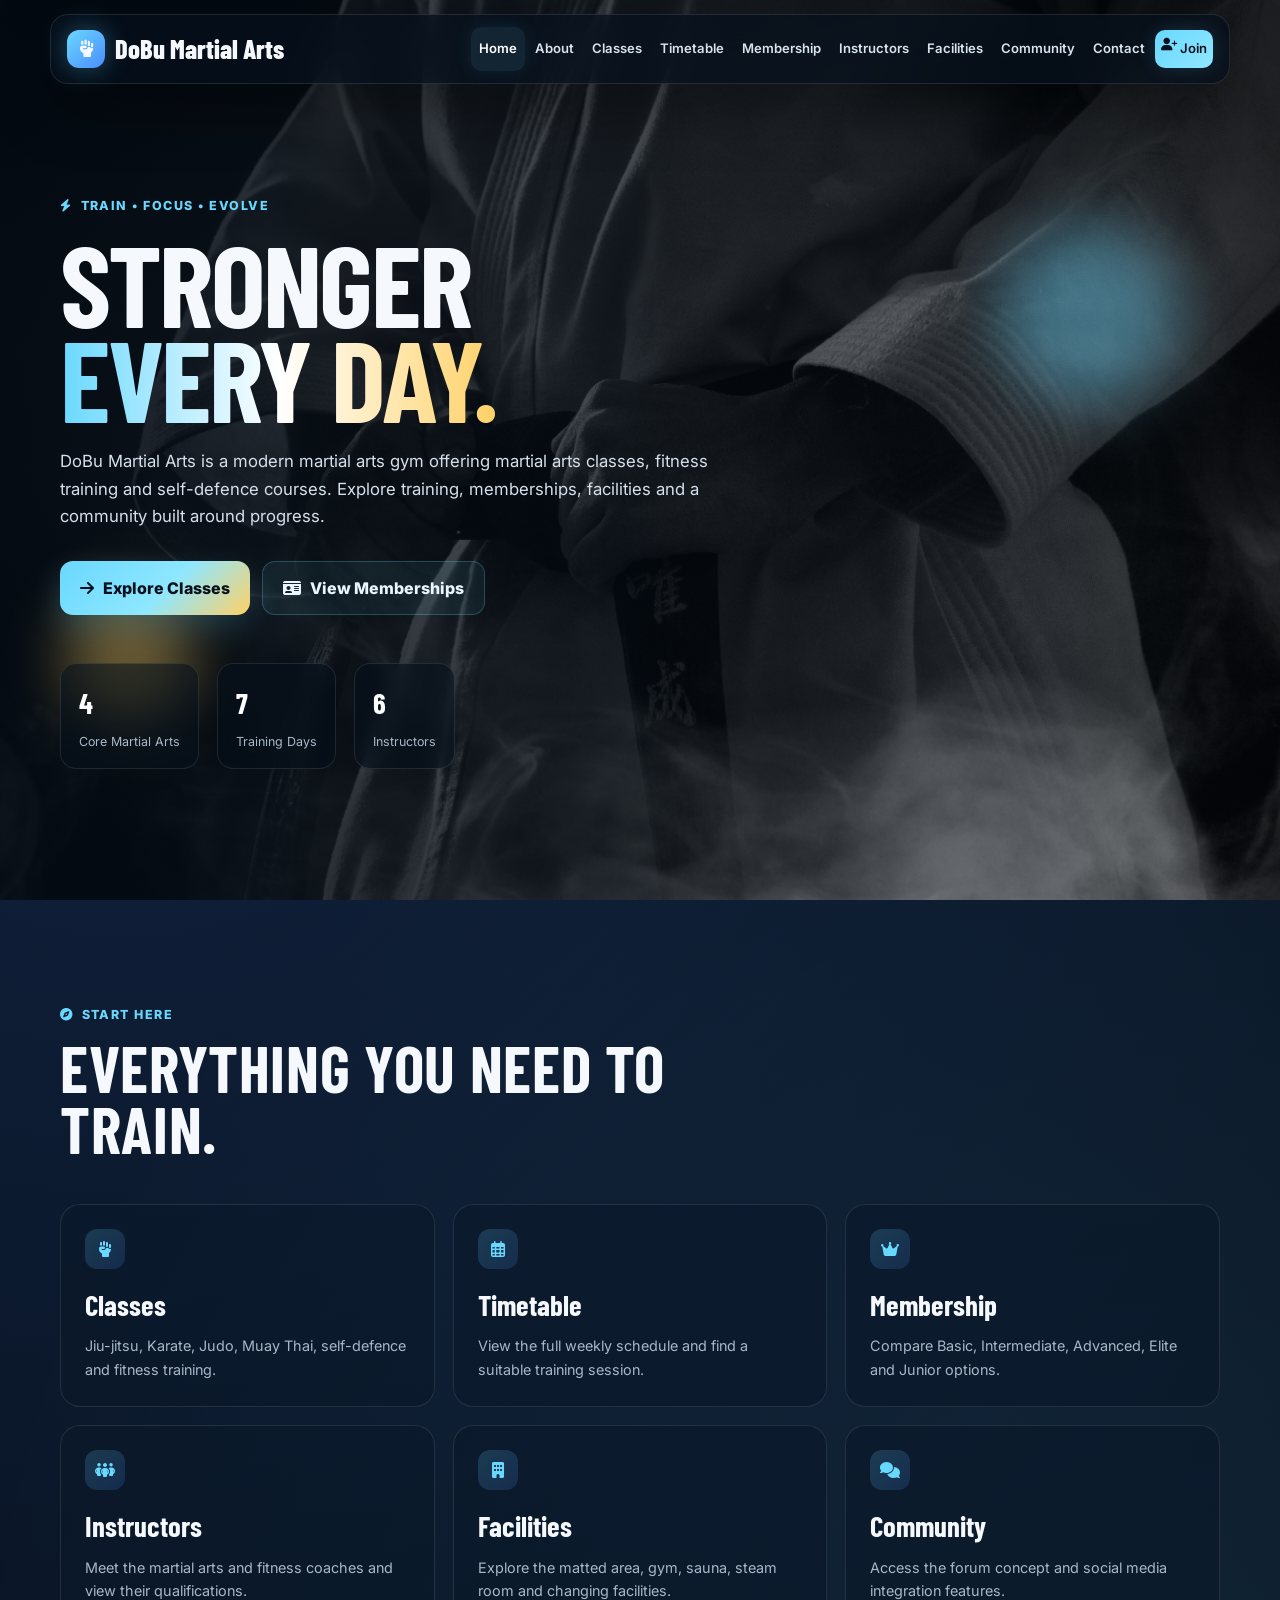
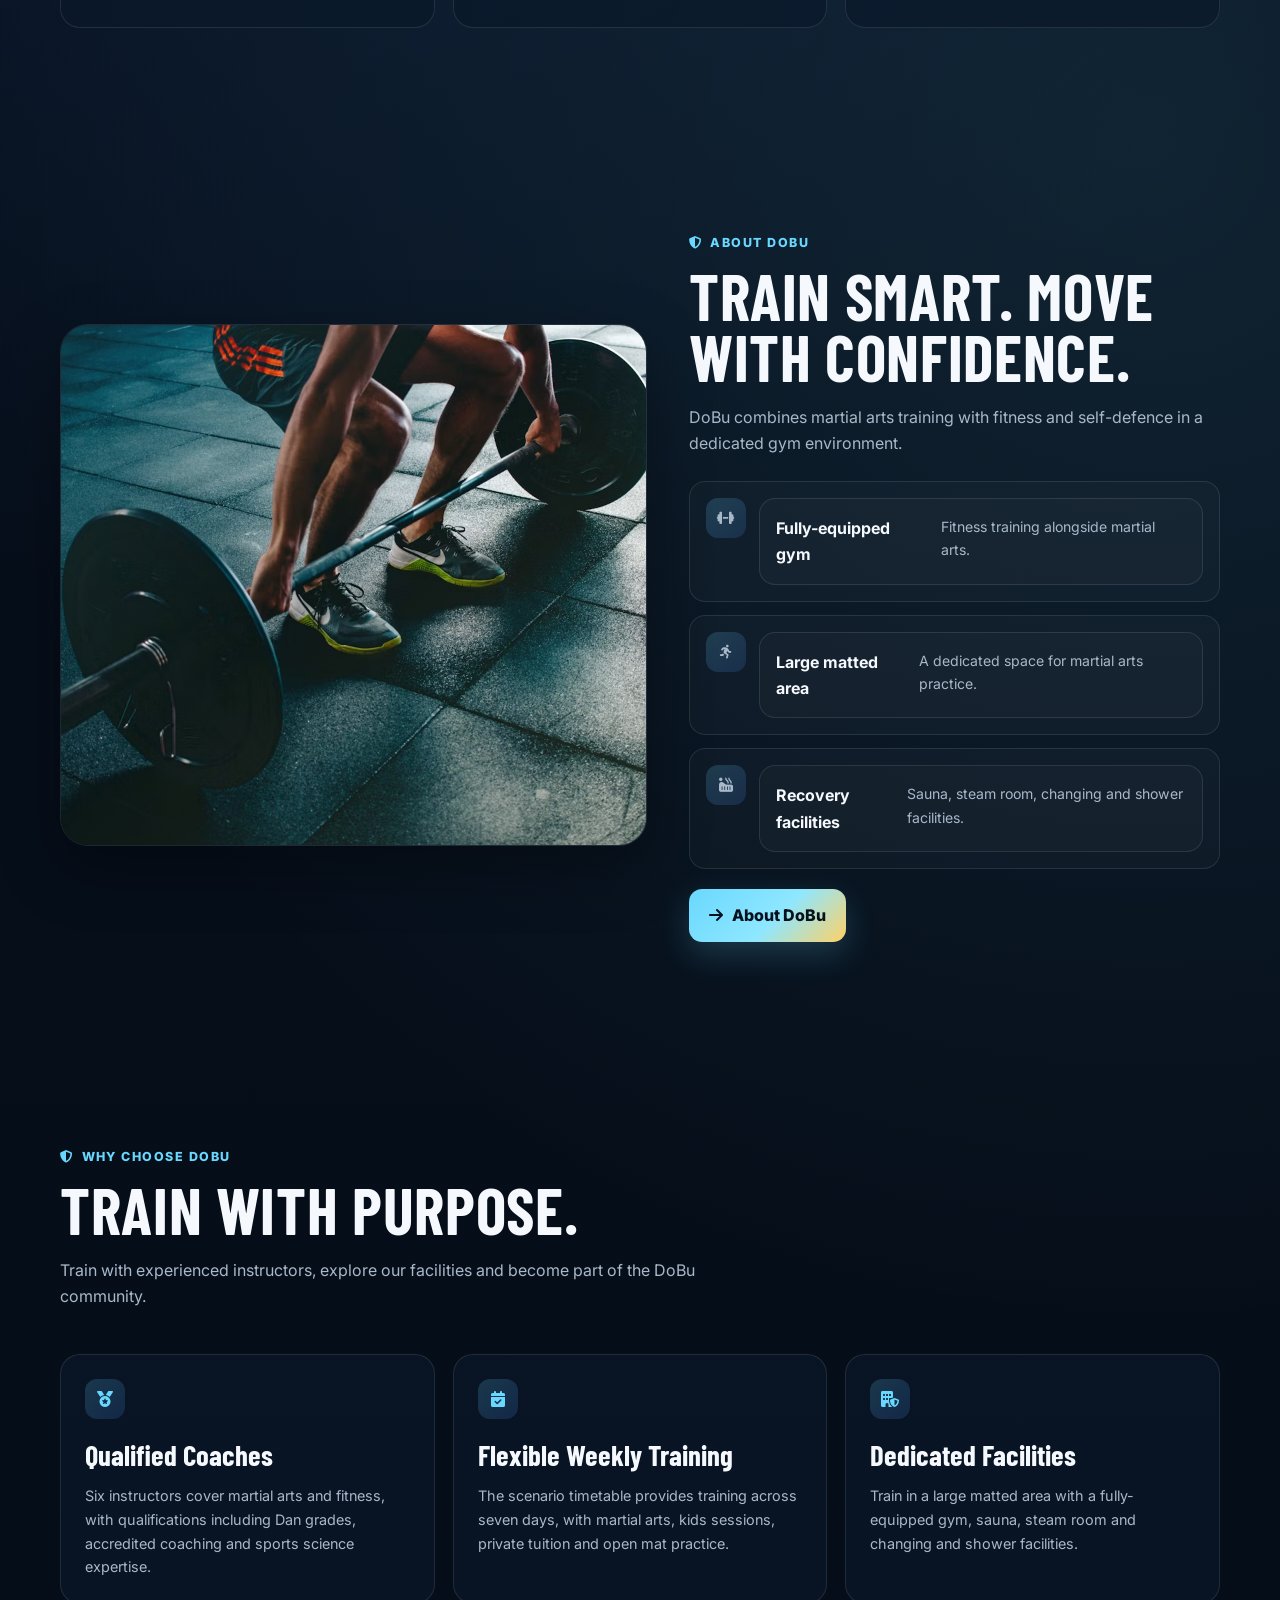
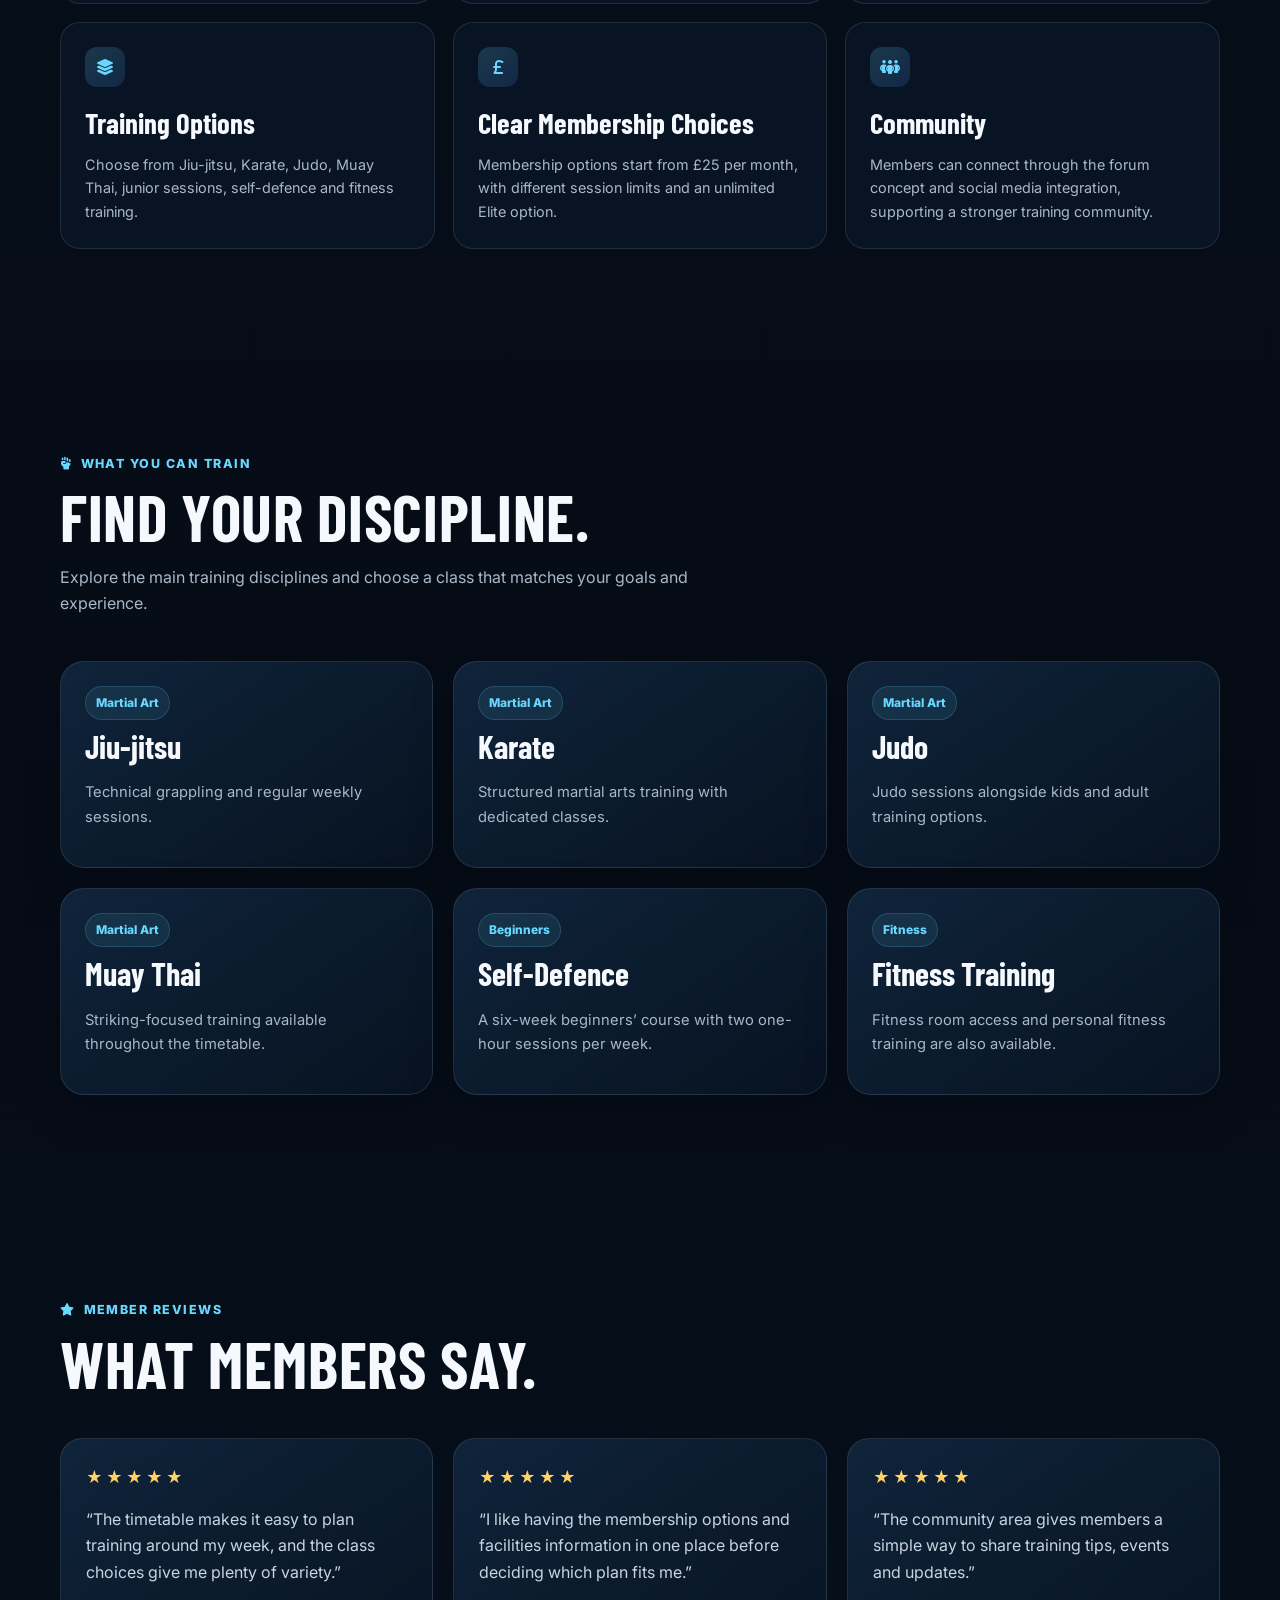
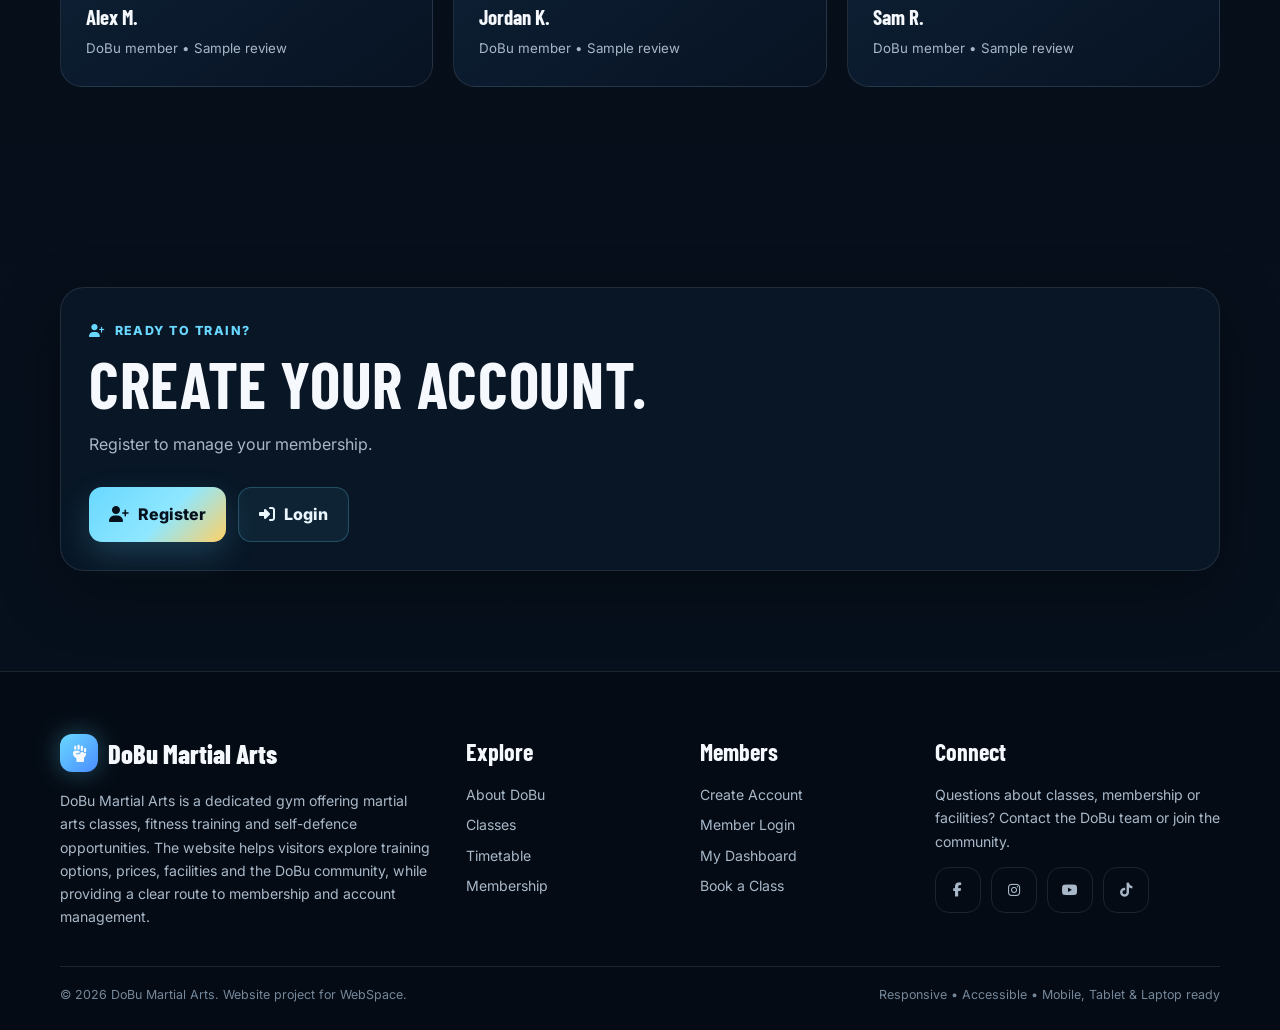
<file: index.html>
<!DOCTYPE html>
<html lang="en">

<head>
    <meta charset="UTF-8">
    <meta name="viewport" content="width=device-width, initial-scale=1.0">
    <title>DoBu Martial Arts | Home</title>
    <link rel="stylesheet" href="style.css">
    <link rel="stylesheet" href="https://cdnjs.cloudflare.com/ajax/libs/font-awesome/6.5.2/css/all.min.css">
</head>

<body>
    <header>
        <nav>
            <div class="logo">
                <span class="logo_mark"><i class="fa-solid fa-hand-fist"></i></span>
                <p>DoBu Martial Arts</p>
            </div>

            <button class="nav-toggle" aria-label="Open menu"><i class="fa-solid fa-bars"></i></button>

            <ul class="nav_link">
                <li><a href="index.html" class="active">Home</a></li>
                <li><a href="about.html">About</a></li>
                <li><a href="classes.html">Classes</a></li>
                <li><a href="timetable.html">Timetable</a></li>
                <li><a href="membership.html">Membership</a></li>
                <li><a href="instructors.html">Instructors</a></li>
                <li><a href="facilities.html">Facilities</a></li>
                <li><a href="community.html">Community</a></li>
                <li><a href="contact.html">Contact</a></li>
                <li class="join_tab">
                    <a href="register.html"><i class="fa-solid fa-user-plus"></i>&nbsp;Join</a>
                </li>
            </ul>
        </nav>
    </header>

    <main>
        <!-- Introduction -->
        <section id="intro">
            <div class="glow_dot dot1"></div>
            <div class="glow_dot dot2"></div>
            <div class="container">
                <div class="intro-content reveal">
                    <span class="title">
                        <i class="fa-solid fa-bolt"></i> Train • Focus • Evolve
                    </span>
                    <h1>STRONGER<br><span>EVERY DAY.</span></h1>
                    <p>DoBu Martial Arts is a modern martial arts gym offering martial arts classes, fitness training
                        and self-defence courses. Explore training, memberships, facilities and a community built around
                        progress.</p>
                </div>

                <div class="intro-button">
                    <a class="btn btn-explore" href="classes.html">
                        <i class="fa-solid fa-arrow-right"></i> Explore Classes
                    </a>
                    <a class="btn btn-view" href="membership.html">
                        <i class="fa-solid fa-id-card"></i> View Memberships
                    </a>
                </div>

                <div class="intro-num">
                    <div class="num"><strong>4</strong><span>Core Martial Arts</span></div>
                    <div class="num"><strong>7</strong><span>Training Days</span></div>
                    <div class="num"><strong>6</strong><span>Instructors</span></div>
                </div>
            </div>
        </section>

        <!-- Category -->
        <section id="main">
            <div class="container">
                <div class="category-title reveal">
                    <span class="title"><i class="fa-solid fa-compass"></i> Start Here</span>
                    <h2>EVERYTHING YOU NEED TO TRAIN.</h2>
                </div>

                <div class="info-grid">
                    <a class="info-card reveal" href="classes.html">
                        <span class="icon"><i class="fa-solid fa-hand-fist"></i></span>
                        <h3>Classes</h3>
                        <p>Jiu-jitsu, Karate, Judo, Muay Thai, self-defence and fitness training.</p>
                    </a>

                    <a class="info-card reveal" href="timetable.html">
                        <span class="icon">
                            <i class="fa-regular fa-calendar-days"></i>
                        </span>
                        <h3>Timetable</h3>
                        <p>View the full weekly schedule and find a suitable training session.</p>
                    </a>

                    <a class="info-card reveal" href="membership.html">
                        <span class="icon">
                            <i class="fa-solid fa-crown"></i>
                        </span>
                        <h3>Membership</h3>
                        <p>Compare Basic, Intermediate, Advanced, Elite and Junior options.</p>
                    </a>

                    <a class="info-card reveal" href="instructors.html">
                        <span class="icon">
                            <i class="fa-solid fa-people-group"></i>
                        </span>
                        <h3>Instructors</h3>
                        <p>Meet the martial arts and fitness coaches and view their qualifications.</p>
                    </a>

                    <a class="info-card reveal" href="facilities.html">
                        <span class="icon">
                            <i class="fa-solid fa-building"></i>
                        </span>
                        <h3>Facilities</h3>
                        <p>Explore the matted area, gym, sauna, steam room and changing facilities.</p>
                    </a>

                    <a class="info-card reveal" href="community.html">
                        <span class="icon">
                            <i class="fa-solid fa-comments"></i>
                        </span>
                        <h3>Community</h3>
                        <p>Access the forum concept and social media integration features.</p>
                    </a>
                </div>
            </div>
        </section>

        <!-- About -->
        <section id="main">
            <div class="container split reveal">
                <div class="feature-image"><img src="images/about.avif" alt="DoBu gym training facility"></div>

                <div>
                    <span class="title"><i class="fa-solid fa-shield-halved"></i> About DoBu</span>
                    <div class="category-title" style="margin-bottom:0">
                        <h2>TRAIN SMART. MOVE WITH CONFIDENCE.</h2>
                        <p>DoBu combines martial arts training with fitness and self-defence in a dedicated gym
                            environment.</p>
                    </div>

                    <div class="feature-list">
                        <div>
                            <span class="icon"><i class="fa-solid fa-dumbbell"></i></span>
                            <div>
                                <strong>Fully-equipped gym</strong><span>Fitness training alongside martial arts.</span>
                            </div>
                        </div>

                        <div>
                            <span class="icon"><i class="fa-solid fa-person-running"></i></span>
                            <div>
                                <strong>Large matted area</strong><span>A dedicated space for martial arts
                                    practice.</span>
                            </div>
                        </div>

                        <div>
                            <span class="icon"><i class="fa-solid fa-hot-tub-person"></i></span>
                            <div>
                                <strong>Recovery facilities</strong><span>Sauna, steam room, changing and shower
                                    facilities.</span>
                            </div>
                        </div>
                    </div>

                    <a class="btn btn-explore" href="about.html" style="margin-top:20px">
                        <i class="fa-solid fa-arrow-right"></i> About DoBu
                    </a>
                </div>
            </div>
        </section>

        <!-- Why choose DoBu -->
        <section id="main">
            <div class="container">
                <div class="category-title reveal">
                    <span class="title"><i class="fa-solid fa-shield-halved"></i> Why Choose DoBu</span>
                    <h2>TRAIN WITH PURPOSE.</h2>
                    <p>Train with experienced instructors, explore our facilities and become part of the DoBu community.
                    </p>
                </div>

                <div class="info-grid">
                    <div class="info-card reveal">
                        <span class="icon"><i class="fa-solid fa-medal"></i></span>
                        <h3>Qualified Coaches</h3>
                        <p>Six instructors cover martial arts and fitness, with qualifications including Dan grades,
                            accredited coaching and sports science expertise.</p>
                    </div>

                    <div class="info-card reveal">
                        <span class="icon"><i class="fa-solid fa-calendar-check"></i></span>
                        <h3>Flexible Weekly Training</h3>
                        <p>The scenario timetable provides training across seven days, with martial arts, kids sessions,
                            private tuition and open mat practice.</p>
                    </div>

                    <div class="info-card reveal"><span class="icon"><i class="fa-solid fa-building-shield"></i></span>
                        <h3>Dedicated Facilities</h3>
                        <p>Train in a large matted area with a fully-equipped gym, sauna, steam room and changing and
                            shower facilities.</p>
                    </div>

                    <div class="info-card reveal"><span class="icon"><i class="fa-solid fa-layer-group"></i></span>
                        <h3>Training Options</h3>
                        <p>Choose from Jiu-jitsu, Karate, Judo, Muay Thai, junior sessions, self-defence and fitness
                            training.</p>
                    </div>

                    <div class="info-card reveal"><span class="icon"><i class="fa-solid fa-sterling-sign"></i></span>
                        <h3>Clear Membership Choices</h3>
                        <p>Membership options start from £25 per month, with different session limits and an unlimited
                            Elite option.</p>
                    </div>

                    <div class="info-card reveal"><span class="icon"><i class="fa-solid fa-people-group"></i></span>
                        <h3>Community</h3>
                        <p>Members can connect through the forum concept and social media integration, supporting a
                            stronger training community.</p>
                    </div>
                </div>

            </div>
        </section>

        <!-- Choice -->
        <section id="main">
            <div class="container">
                <div class="category-title reveal">
                    <span class="title"><i class="fa-solid fa-hand-fist"></i> What You Can Train</span>
                    <h2>FIND YOUR DISCIPLINE.</h2>
                    <p>Explore the main training disciplines and choose a class that matches your goals and experience.
                    </p>
                </div>

                <div class="cards">
                    <a class="card reveal" href="classes.html">
                        <div class="card-body">
                            <span class="pill">Martial Art</span>
                            <h3>Jiu-jitsu</h3>
                            <p>Technical grappling and regular weekly sessions.</p>
                        </div>
                    </a>

                    <a class="card reveal" href="classes.html">
                        <div class="card-body">
                            <span class="pill">Martial Art</span>
                            <h3>Karate</h3>
                            <p>Structured martial arts training with dedicated classes.</p>
                        </div>
                    </a>

                    <a class="card reveal" href="classes.html">
                        <div class="card-body">
                            <span class="pill">Martial Art</span>
                            <h3>Judo</h3>
                            <p>Judo sessions alongside kids and adult training options.</p>
                        </div>
                    </a>

                    <a class="card reveal" href="classes.html">
                        <div class="card-body">
                            <span class="pill">Martial Art</span>
                            <h3>Muay Thai</h3>
                            <p>Striking-focused training available throughout the timetable.</p>
                        </div>
                    </a>

                    <a class="card reveal" href="classes.html">
                        <div class="card-body">
                            <span class="pill">Beginners</span>
                            <h3>Self-Defence</h3>
                            <p>A six-week beginners’ course with two one-hour sessions per week.</p>
                        </div>
                    </a>

                    <a class="card reveal" href="classes.html">
                        <div class="card-body">
                            <span class="pill">Fitness</span>
                            <h3>Fitness Training</h3>
                            <p>Fitness room access and personal fitness training are also available.</p>
                        </div>
                    </a>
                </div>

            </div>
        </section>

        <!-- Review -->
        <section id="main">
            <div class="container">
                <div class="category-title reveal">
                    <span class="title"><i class="fa-solid fa-star"></i> Member Reviews</span>
                    <h2>WHAT MEMBERS SAY.</h2>
                </div>

                <div class="review-grid">
                    <article class="review reveal">
                        <div class="stars">★★★★★</div>
                        <p>“The timetable makes it easy to plan training around my week, and the class choices give me
                            plenty of variety.”</p>
                        <strong>Alex M.</strong><br>
                        <small>DoBu member • Sample review</small>
                    </article>

                    <article class="review reveal">
                        <div class="stars">★★★★★</div>
                        <p>“I like having the membership options and facilities information in one place before deciding
                            which plan fits me.”</p>
                        <strong>Jordan K.</strong><br>
                        <small>DoBu member • Sample review</small>
                    </article>

                    <article class="review reveal">
                        <div class="stars">★★★★★</div>
                        <p>“The community area gives members a simple way to share training tips, events and updates.”
                        </p>
                        <strong>Sam R.</strong><br>
                        <small>DoBu member • Sample review</small>
                    </article>
                </div>
            </div>
        </section>

        <!-- Create Acc -->
        <section id="main">
            <div class="container">
                <div class="panel reveal">
                    <div class="category-title" style="margin-bottom:20px">
                        <span class="title"><i class="fa-solid fa-user-plus"></i> Ready to Train?</span>
                        <h2>CREATE YOUR ACCOUNT.</h2>
                        <p>Register to manage your membership.</p>
                    </div>

                    <div class="create_actions">
                        <a class="btn btn-explore" href="register.html">
                            <i class="fa-solid fa-user-plus"></i> Register
                        </a>

                        <a class="btn btn-view" href="login.html">
                            <i class="fa-solid fa-right-to-bracket"></i> Login
                        </a>
                    </div>
                </div>
            </div>
        </section>

        <!-- Messae -->
        <div class="toast" role="status"></div>

    </main>

    <footer>
        <div class="container">
            <div class="footer-grid">
                <div>
                    <div class="logo">
                        <span class="logo-mark"><i class="fa-solid fa-hand-fist"></i></span>DoBu Martial Arts
                    </div>
                    <p style="margin-top:14px">DoBu Martial Arts is a dedicated gym offering martial arts classes,
                        fitness training and self-defence opportunities. The website helps visitors explore training
                        options, prices, facilities and the DoBu community, while providing a clear route to membership
                        and account management.
                    </p>
                </div>

                <div>
                    <h3>Explore</h3>
                    <div class="footer-links">
                        <a href="about.html">About DoBu</a>
                        <a href="classes.html">Classes</a>
                        <a href="timetable.html">Timetable</a>
                        <a href="membership.html">Membership</a>
                    </div>
                </div>

                <div>
                    <h3>Members</h3>
                    <div class="footer-links">
                        <a href="register.html">Create Account</a>
                        <a href="login.html">Member Login</a>
                        <a href="dashboard.html">My Dashboard</a>
                        <a href="booking.html">Book a Class</a>
                    </div>
                </div>

                <div>
                    <h3>Connect</h3>
                    <p>Questions about classes, membership or facilities? Contact the DoBu team or join the community.
                    </p>
                    <div class="socials" style="margin-top:14px">
                        <a class="social" href="community.html" aria-label="Facebook">
                            <i class="fa-brands fa-facebook-f"></i>
                        </a>

                        <a class="social" href="community.html" aria-label="Instagram">
                            <i class="fa-brands fa-instagram"></i>
                        </a>

                        <a class="social" href="community.html" aria-label="YouTube">
                            <i class="fa-brands fa-youtube"></i>
                        </a>

                        <a class="social" href="community.html" aria-label="TikTok">
                            <i class="fa-brands fa-tiktok"></i>
                        </a>
                    </div>
                </div>
            </div>

            <div class="copyright">
                <span>© 2026 DoBu Martial Arts. Website project for WebSpace.</span>
                <span>Responsive • Accessible • Mobile, Tablet & Laptop ready</span>
            </div>

        </div>
    </footer>

    <script src="script.js"></script>

</body>

</html>
</file>
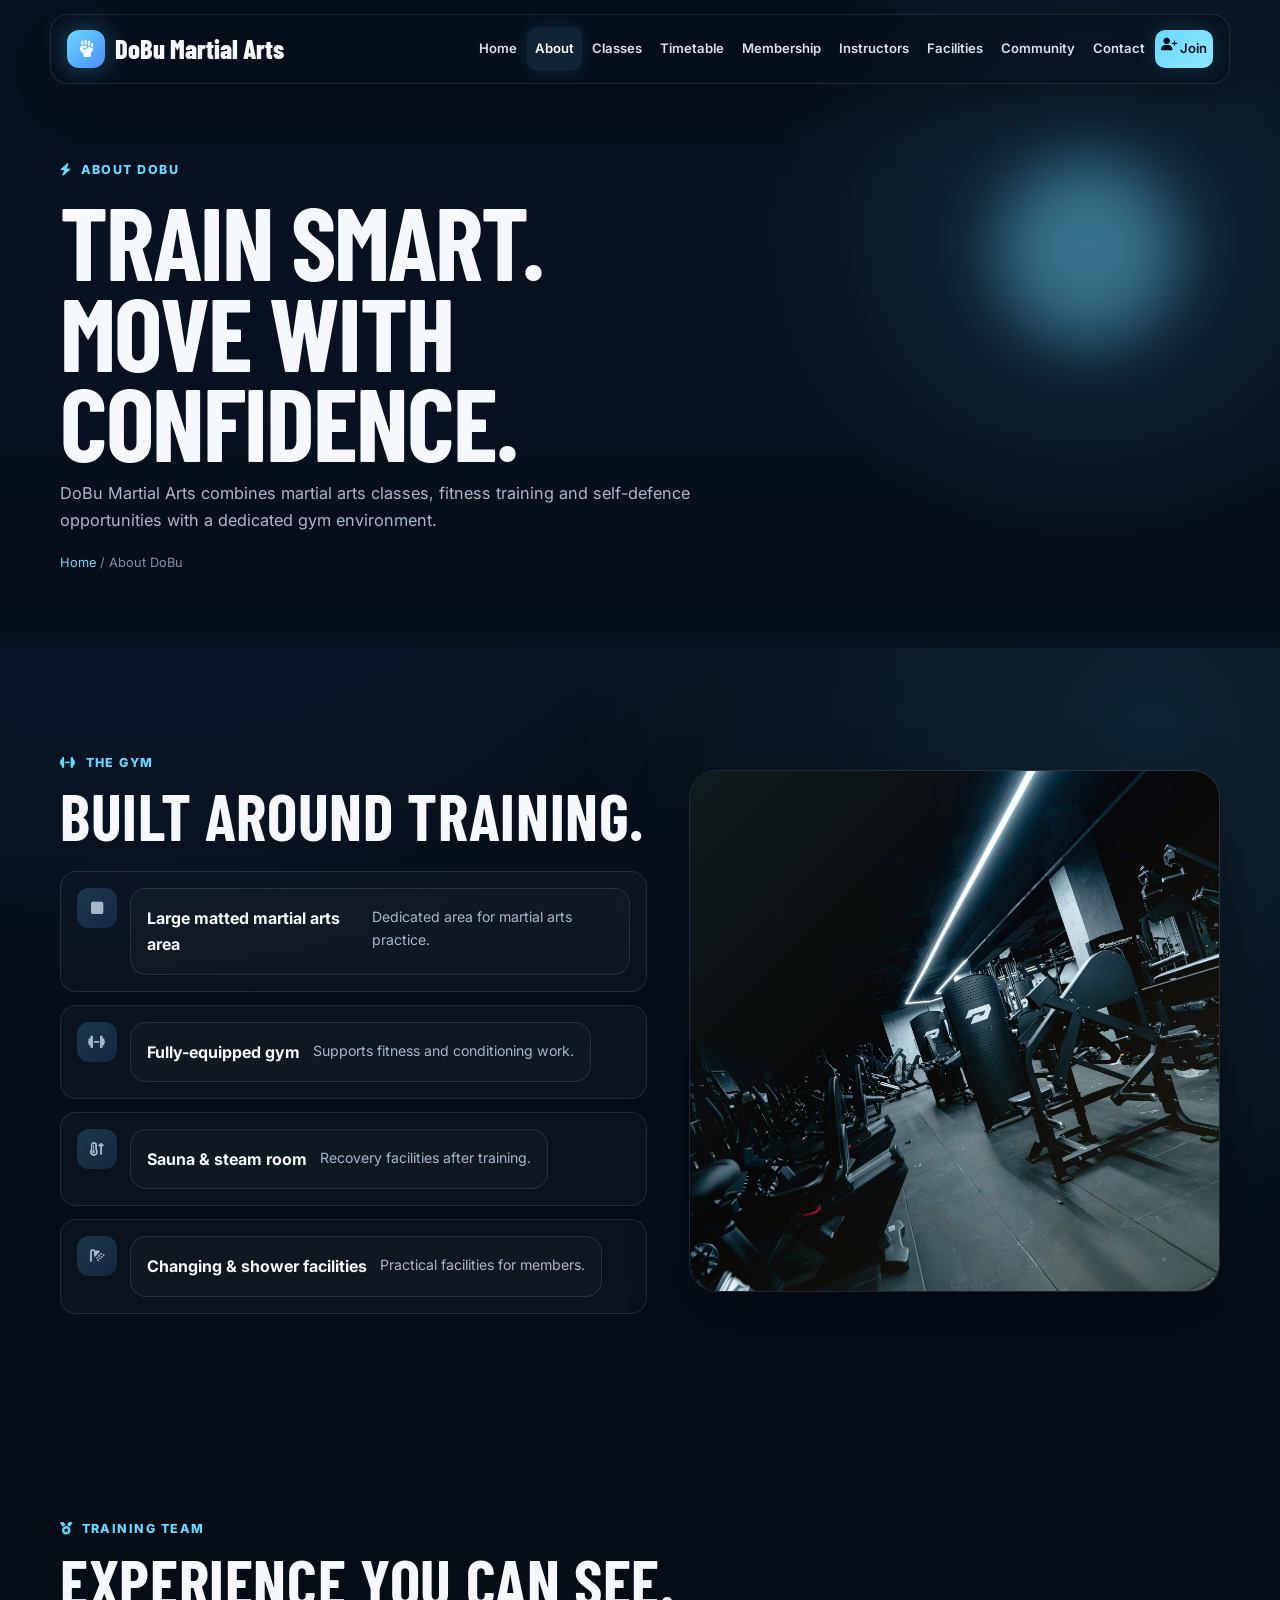
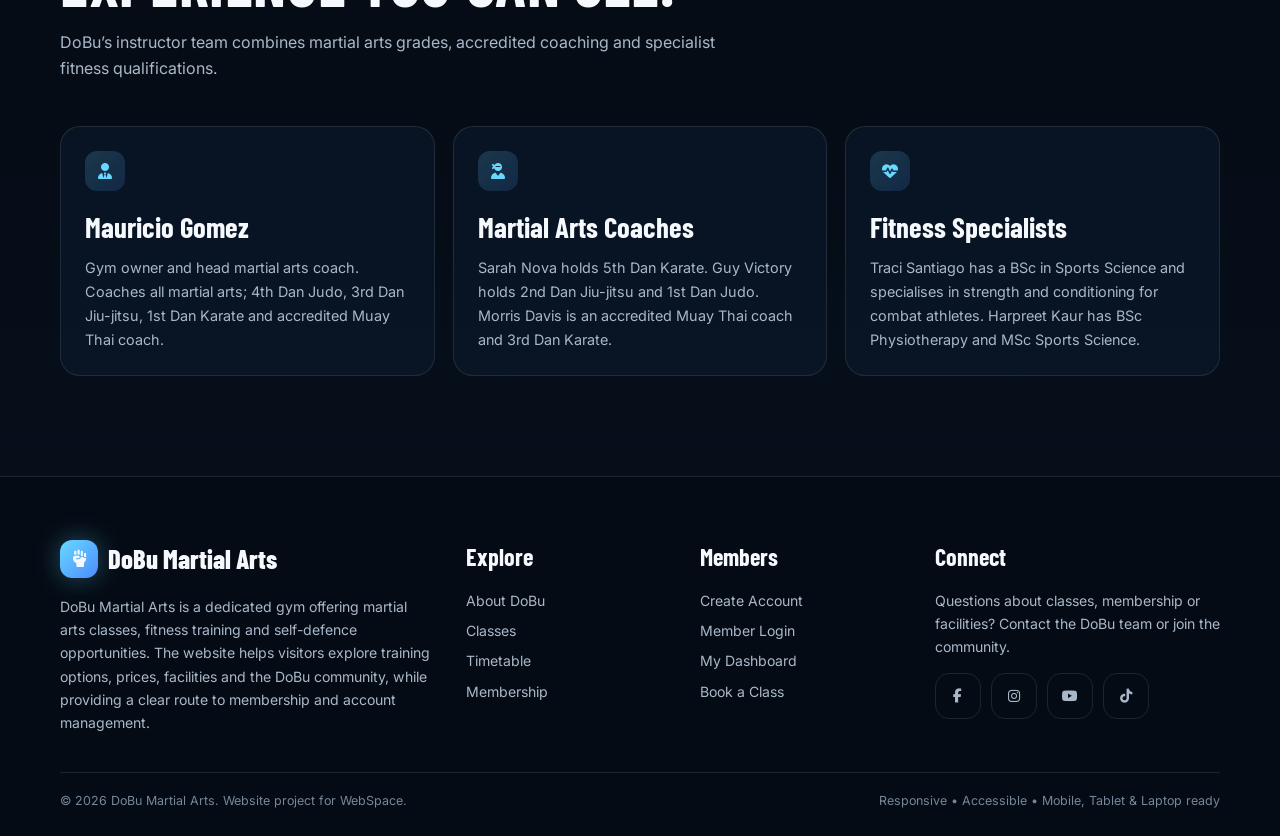
<file: about.html>
<!DOCTYPE html>
<html lang="en">

<head>
    <meta charset="UTF-8">
    <meta name="viewport" content="width=device-width, initial-scale=1.0">
    <title>DoBu Martial Arts | About</title>
    <link rel="stylesheet" href="style.css">
    <link rel="stylesheet" href="https://cdnjs.cloudflare.com/ajax/libs/font-awesome/6.5.2/css/all.min.css">
</head>

<body>
    <header>
        <nav>
            <div class="logo">
                <span class="logo_mark"><i class="fa-solid fa-hand-fist"></i></span>
                <p>DoBu Martial Arts</p>
            </div>

            <button class="nav-toggle" aria-label="Open menu"><i class="fa-solid fa-bars"></i></button>

            <ul class="nav_link">
                <li><a href="index.html">Home</a></li>
                <li><a href="about.html" class="active">About</a></li>
                <li><a href="classes.html">Classes</a></li>
                <li><a href="timetable.html">Timetable</a></li>
                <li><a href="membership.html">Membership</a></li>
                <li><a href="instructors.html">Instructors</a></li>
                <li><a href="facilities.html">Facilities</a></li>
                <li><a href="community.html">Community</a></li>
                <li><a href="contact.html">Contact</a></li>
                <li class="join_tab">
                    <a href="register.html"><i class="fa-solid fa-user-plus"></i>&nbsp;Join</a>
                </li>
            </ul>
        </nav>
    </header>

    <main>
        <!-- About title -->
        <section id="page-intro">
            <div class="glow_dot dot1"></div>

            <div class="container">
                <div class="intro-content reveal">
                    <span class="title"><i class="fa-solid fa-bolt"></i> About DoBu</span>
                    <h1>TRAIN SMART. <br>
                        MOVE WITH CONFIDENCE.</h1>
                    <p>DoBu Martial Arts combines martial arts classes, fitness training and self-defence
                        opportunities with
                        a dedicated gym environment.</p>

                    <div class="path">
                        <a href="index.html">Home</a> / About DoBu
                    </div>
                </div>
            </div>
        </section>

        <!-- Gym -->
        <section id="main">
            <div class="container split reveal">
                <div>
                    <span class="title"><i class="fa-solid fa-dumbbell"></i> The Gym</span>
                    <div class="category-title" style="margin-bottom:0">
                        <h2>BUILT AROUND TRAINING.</h2>
                    </div>

                    <div class="feature-list">
                        <div>
                            <span class="icon"><i class="fa-solid fa-square"></i></span>
                            <div>
                                <strong>Large matted martial arts area</strong>
                                <span>Dedicated area for martial arts practice.</span>
                            </div>
                        </div>

                        <div>
                            <span class="icon"><i class="fa-solid fa-dumbbell"></i></span>
                            <div>
                                <strong>Fully-equipped gym</strong>
                                <span>Supports fitness and conditioning work.</span>
                            </div>
                        </div>

                        <div>
                            <span class="icon"><i class="fa-solid fa-temperature-arrow-up"></i></span>
                            <div>
                                <strong>Sauna & steam room</strong>
                                <span>Recovery facilities after training.</span>
                            </div>
                        </div>

                        <div>
                            <span class="icon"><i class="fa-solid fa-shower"></i></span>
                            <div>
                                <strong>Changing & shower facilities</strong>
                                <span>Practical facilities for members.</span>
                            </div>
                        </div>
                    </div>
                </div>

                <div class="feature-image">
                    <img src="images/about.jpg" alt="Gym facility">
                </div>
            </div>
        </section>

        <!-- Team ability -->
        <section id="main">
            <div class="container">
                <div class="category-title reveal">
                    <span class="title"><i class="fa-solid fa-medal"></i> Training Team</span>
                    <h2>EXPERIENCE YOU CAN SEE.</h2>
                    <p>DoBu’s instructor team combines martial arts grades, accredited coaching and specialist fitness
                        qualifications.</p>
                </div>

                <div class="info-grid">
                    <div class="info-card reveal">
                        <span class="icon"><i class="fa-solid fa-user-tie"></i></span>
                        <h3>Mauricio Gomez</h3>
                        <p>Gym owner and head martial arts coach. Coaches all martial arts; 4th Dan Judo, 3rd Dan
                            Jiu-jitsu,
                            1st Dan Karate and accredited Muay Thai coach.</p>
                    </div>

                    <div class="info-card reveal">
                        <span class="icon"><i class="fa-solid fa-user-ninja"></i></span>
                        <h3>Martial Arts Coaches</h3>
                        <p>Sarah Nova holds 5th Dan Karate. Guy Victory holds 2nd Dan Jiu-jitsu and 1st Dan Judo. Morris
                            Davis is an accredited Muay Thai coach and 3rd Dan Karate.</p>
                    </div>

                    <div class="info-card reveal">
                        <span class="icon"><i class="fa-solid fa-heart-pulse"></i></span>
                        <h3>Fitness Specialists</h3>
                        <p>Traci Santiago has a BSc in Sports Science and specialises in strength and conditioning for
                            combat athletes. Harpreet Kaur has BSc Physiotherapy and MSc Sports Science.</p>
                    </div>
                </div>
            </div>
        </section>

    </main>

    <!-- Message -->
    <div class="toast" role="status"></div>

    <footer>
        <div class="container">
            <div class="footer-grid">
                <div>
                    <div class="logo">
                        <span class="logo-mark"><i class="fa-solid fa-hand-fist"></i></span>DoBu Martial Arts
                    </div>
                    <p style="margin-top:14px">DoBu Martial Arts is a dedicated gym offering martial arts classes,
                        fitness training and self-defence opportunities. The website helps visitors explore training
                        options, prices, facilities and the DoBu community, while providing a clear route to membership
                        and account management.
                    </p>
                </div>

                <div>
                    <h3>Explore</h3>
                    <div class="footer-links">
                        <a href="about.html">About DoBu</a>
                        <a href="classes.html">Classes</a>
                        <a href="timetable.html">Timetable</a>
                        <a href="membership.html">Membership</a>
                    </div>
                </div>

                <div>
                    <h3>Members</h3>
                    <div class="footer-links">
                        <a href="register.html">Create Account</a>
                        <a href="login.html">Member Login</a>
                        <a href="dashboard.html">My Dashboard</a>
                        <a href="booking.html">Book a Class</a>
                    </div>
                </div>

                <div>
                    <h3>Connect</h3>
                    <p>Questions about classes, membership or facilities? Contact the DoBu team or join the community.
                    </p>
                    <div class="socials" style="margin-top:14px">
                        <a class="social" href="community.html" aria-label="Facebook">
                            <i class="fa-brands fa-facebook-f"></i>
                        </a>

                        <a class="social" href="community.html" aria-label="Instagram">
                            <i class="fa-brands fa-instagram"></i>
                        </a>

                        <a class="social" href="community.html" aria-label="YouTube">
                            <i class="fa-brands fa-youtube"></i>
                        </a>

                        <a class="social" href="community.html" aria-label="TikTok">
                            <i class="fa-brands fa-tiktok"></i>
                        </a>
                    </div>
                </div>
            </div>

            <div class="copyright">
                <span>© 2026 DoBu Martial Arts. Website project for WebSpace.</span>
                <span>Responsive • Accessible • Mobile, Tablet & Laptop ready</span>
            </div>

        </div>
    </footer>

    <script src="script.js"></script>

</body>

</html>
</file>
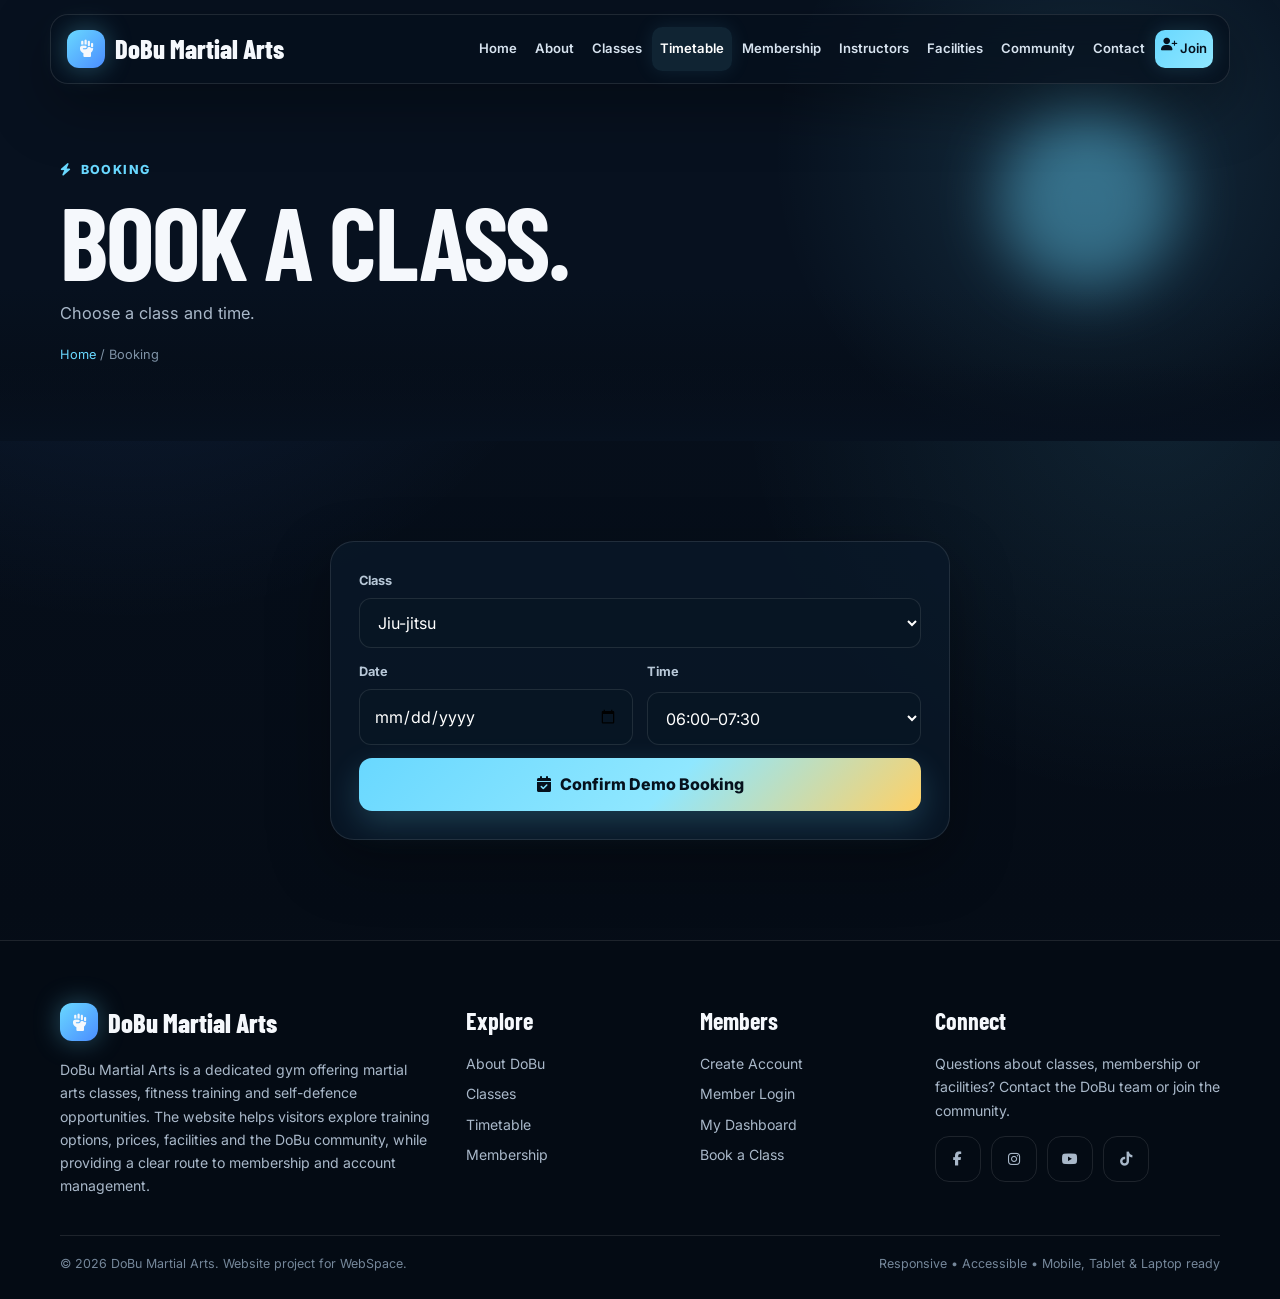
<file: booking.html>
<!DOCTYPE html>
<html lang="en">

<head>
    <meta charset="UTF-8">
    <meta name="viewport" content="width=device-width, initial-scale=1.0">
    <title>DoBu Martial Arts | Booking</title>
    <link rel="stylesheet" href="style.css">
    <link rel="stylesheet" href="https://cdnjs.cloudflare.com/ajax/libs/font-awesome/6.5.2/css/all.min.css">
</head>

<body>
    <header>
        <nav>
            <div class="logo">
                <span class="logo_mark"><i class="fa-solid fa-hand-fist"></i></span>
                <p>DoBu Martial Arts</p>
            </div>

            <button class="nav-toggle" aria-label="Open menu"><i class="fa-solid fa-bars"></i></button>

            <ul class="nav_link">
                <li><a href="index.html">Home</a></li>
                <li><a href="about.html">About</a></li>
                <li><a href="classes.html">Classes</a></li>
                <li><a href="timetable.html" class="active">Timetable</a></li>
                <li><a href="membership.html">Membership</a></li>
                <li><a href="instructors.html">Instructors</a></li>
                <li><a href="facilities.html">Facilities</a></li>
                <li><a href="community.html">Community</a></li>
                <li><a href="contact.html">Contact</a></li>
                <li class="join_tab">
                    <a href="register.html"><i class="fa-solid fa-user-plus"></i>&nbsp;Join</a>
                </li>
            </ul>
        </nav>
    </header>

    <main>
        <!-- Booking title -->
        <section id="page-intro">
            <div class="glow_dot dot1"></div>

            <div class="container">
                <div class="intro-content reveal">
                    <span class="title"><i class="fa-solid fa-bolt"></i> Booking</span>
                    <h1>BOOK A CLASS.</h1>
                    <p>Choose a class and time.</p>

                    <div class="path">
                        <a href="index.html">Home</a> / Booking
                    </div>
                </div>
            </div>
        </section>

        <!-- Booking Form -->
        <section id="main">
            <div class="container auth-wrap">
                <div class="panel reveal">

                    <form class="form"  id="bookingForm">
                        <div class="field">
                            <label>Class</label>
                            <select id="bookClass">
                                <option>Jiu-jitsu</option>
                                <option>Karate</option>
                                <option>Judo</option>
                                <option>Muay Thai</option>
                                <option>Kids jiu-jitsu</option>
                                <option>Kids judo</option>
                                <option>Kids karate</option>
                                <option>Private tuition</option>
                                <option>Open mat / personal practice</option>
                            </select>
                        </div>

                        <div class="form-grid">
                            <div class="field">
                                <label>Date</label>
                                <input id="bookDate" type="date" required>
                            </div>

                            <div class="field">
                                <label>Time</label>
                                <select id="bookTime">
                                    <option>06:00–07:30</option>
                                    <option>08:00–10:00</option>
                                    <option>10:30–12:00</option>
                                    <option>13:00–14:30</option>
                                    <option>15:00–17:00</option>
                                    <option>17:30–19:00</option>
                                    <option>19:00–21:00</option>
                                </select>
                            </div>
                        </div>

                        <button class="btn btn-explore" type="submit">
                            <i class="fa-solid fa-calendar-check"></i>Confirm Demo Booking
                        </button>
                    </form>
                </div>
            </div>
        </section>
    </main>

    <!-- Message -->
    <div class="toast" role="status"></div>

    <footer>
        <div class="container">
            <div class="footer-grid">
                <div>
                    <div class="logo">
                        <span class="logo-mark"><i class="fa-solid fa-hand-fist"></i></span>DoBu Martial Arts
                    </div>
                    <p style="margin-top:14px">DoBu Martial Arts is a dedicated gym offering martial arts classes,
                        fitness training and self-defence opportunities. The website helps visitors explore training
                        options, prices, facilities and the DoBu community, while providing a clear route to membership
                        and account management.
                    </p>
                </div>

                <div>
                    <h3>Explore</h3>
                    <div class="footer-links">
                        <a href="about.html">About DoBu</a>
                        <a href="classes.html">Classes</a>
                        <a href="timetable.html">Timetable</a>
                        <a href="membership.html">Membership</a>
                    </div>
                </div>

                <div>
                    <h3>Members</h3>
                    <div class="footer-links">
                        <a href="register.html">Create Account</a>
                        <a href="login.html">Member Login</a>
                        <a href="dashboard.html">My Dashboard</a>
                        <a href="booking.html">Book a Class</a>
                    </div>
                </div>

                <div>
                    <h3>Connect</h3>
                    <p>Questions about classes, membership or facilities? Contact the DoBu team or join the community.
                    </p>
                    <div class="socials" style="margin-top:14px">
                        <a class="social" href="community.html" aria-label="Facebook">
                            <i class="fa-brands fa-facebook-f"></i>
                        </a>

                        <a class="social" href="community.html" aria-label="Instagram">
                            <i class="fa-brands fa-instagram"></i>
                        </a>

                        <a class="social" href="community.html" aria-label="YouTube">
                            <i class="fa-brands fa-youtube"></i>
                        </a>

                        <a class="social" href="community.html" aria-label="TikTok">
                            <i class="fa-brands fa-tiktok"></i>
                        </a>
                    </div>
                </div>
            </div>

            <div class="copyright">
                <span>© 2026 DoBu Martial Arts. Website project for WebSpace.</span>
                <span>Responsive • Accessible • Mobile, Tablet & Laptop ready</span>
            </div>

        </div>
    </footer>

    <script src="script.js"></script>

</body>

</html>
</file>
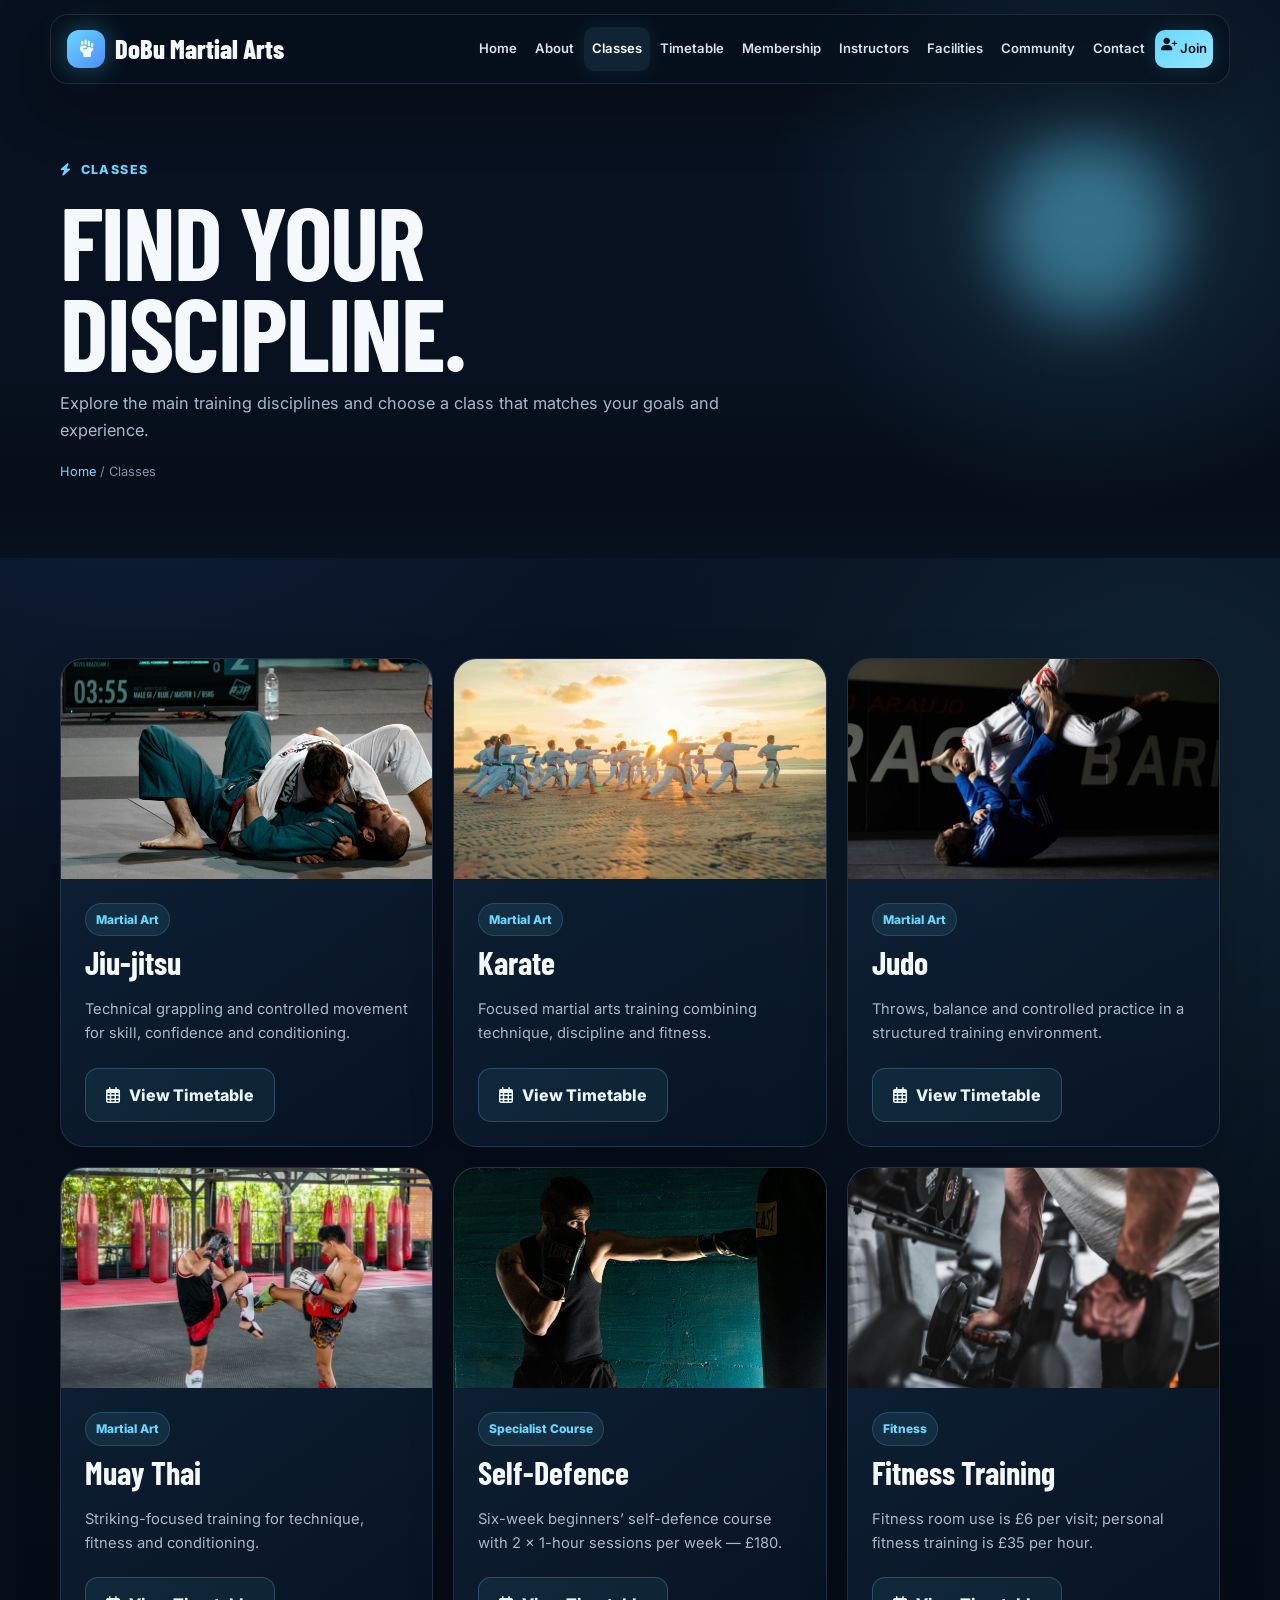
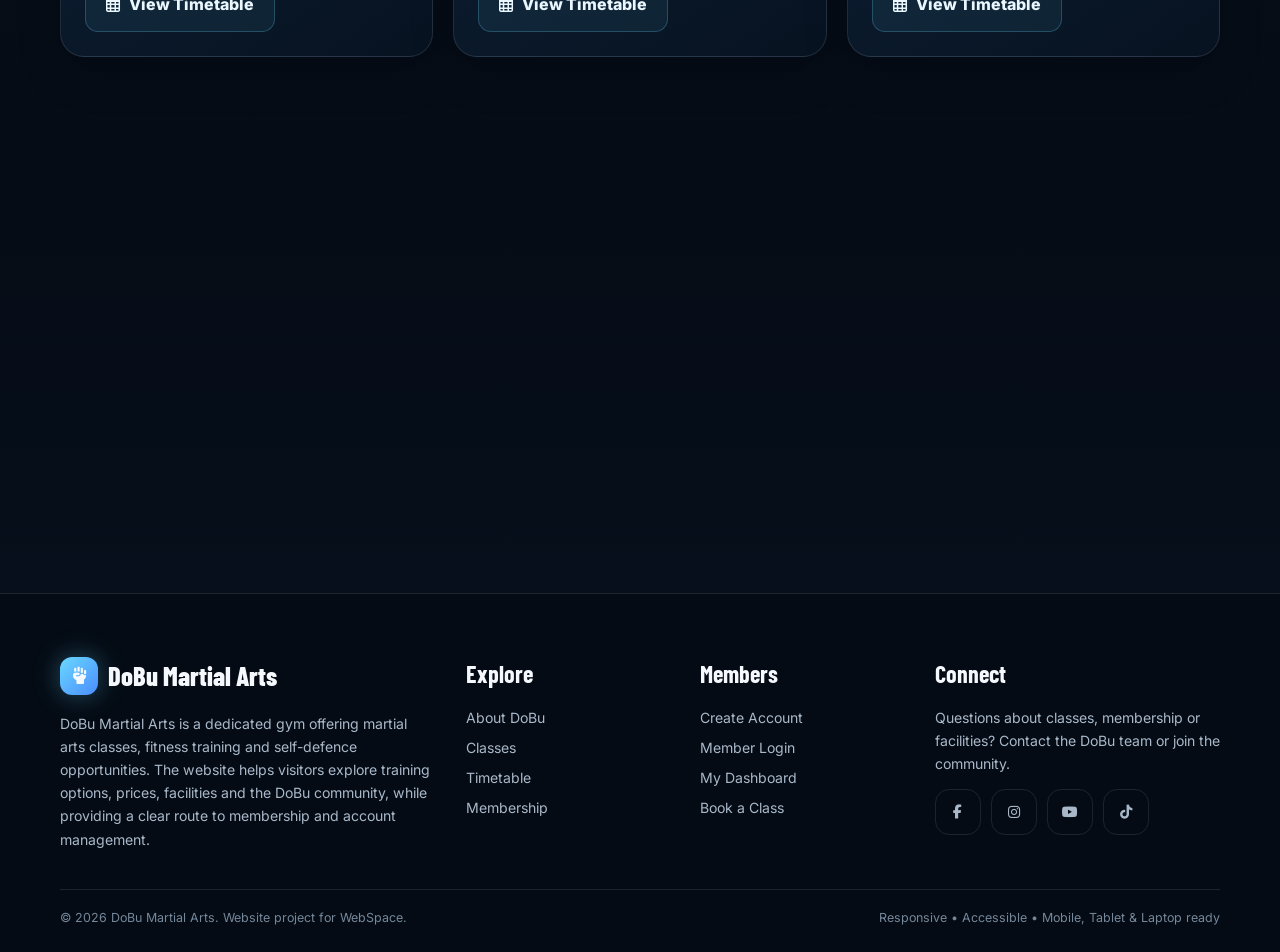
<file: classes.html>
<!DOCTYPE html>
<html lang="en">

<head>
    <meta charset="UTF-8">
    <meta name="viewport" content="width=device-width, initial-scale=1.0">
    <title>DoBu Martial Arts | Classes</title>
    <link rel="stylesheet" href="style.css">
    <link rel="stylesheet" href="https://cdnjs.cloudflare.com/ajax/libs/font-awesome/6.5.2/css/all.min.css">
</head>

<body>
    <header>
        <nav>
            <div class="logo">
                <span class="logo_mark"><i class="fa-solid fa-hand-fist"></i></span>
                <p>DoBu Martial Arts</p>
            </div>

            <button class="nav-toggle" aria-label="Open menu"><i class="fa-solid fa-bars"></i></button>

            <ul class="nav_link">
                <li><a href="index.html">Home</a></li>
                <li><a href="about.html">About</a></li>
                <li><a href="classes.html" class="active">Classes</a></li>
                <li><a href="timetable.html">Timetable</a></li>
                <li><a href="membership.html">Membership</a></li>
                <li><a href="instructors.html">Instructors</a></li>
                <li><a href="facilities.html">Facilities</a></li>
                <li><a href="community.html">Community</a></li>
                <li><a href="contact.html">Contact</a></li>
                <li class="join_tab">
                    <a href="register.html"><i class="fa-solid fa-user-plus"></i>&nbsp;Join</a>
                </li>
            </ul>
        </nav>
    </header>

    <main>
        <!-- Classes title -->
        <section id="page-intro">
            <div class="glow_dot dot1"></div>

            <div class="container">
                <div class="intro-content reveal">
                    <span class="title"><i class="fa-solid fa-bolt"></i> Classes</span>
                    <h1>FIND YOUR
                        DISCIPLINE.</h1>
                    <p>Explore the main training disciplines and choose a class that matches your goals and experience.
                    </p>

                    <div class="path">
                        <a href="index.html">Home</a> / Classes
                    </div>
                </div>
            </div>
        </section>

        <!-- Martial Arts -->
        <section id="main">
            <div class="container">
                <div class="cards">
                    <article class="card reveal">
                        <div class="card-img">
                            <img src="images/jiujitsu.jpg" alt="Jiu-jitsu">
                        </div>

                        <div class="card-body">
                            <span class="pill">Martial Art</span>
                            <h3>Jiu-jitsu</h3>
                            <p>Technical grappling and controlled movement for skill, confidence and conditioning.</p>
                            <a class="btn btn-view" href="timetable.html" style="margin-top:8px">
                                <i class="fa-regular fa-calendar-days"></i> View Timetable
                            </a>
                        </div>
                    </article>

                    <article class="card reveal">
                        <div class="card-img">
                            <img src="images/karate.jpg" alt="Karate">
                        </div>
                        <div class="card-body">
                            <span class="pill">Martial Art</span>
                            <h3>Karate</h3>
                            <p>Focused martial arts training combining technique, discipline and fitness.</p>
                            <a class="btn btn-view" href="timetable.html" style="margin-top:8px">
                                <i class="fa-regular fa-calendar-days"></i> View Timetable
                            </a>
                        </div>
                    </article>

                    <article class="card reveal">
                        <div class="card-img">
                            <img src="images/judo.jpg" alt="Judo">
                        </div>
                        <div class="card-body">
                            <span class="pill">Martial Art</span>
                            <h3>Judo</h3>
                            <p>Throws, balance and controlled practice in a structured training environment.</p>
                            <a class="btn btn-view" href="timetable.html" style="margin-top:8px">
                                <i class="fa-regular fa-calendar-days"></i> View Timetable
                            </a>
                        </div>
                    </article>

                    <article class="card reveal">
                        <div class="card-img">
                            <img src="images/muaythai.jpg" alt="Muay Thai">
                        </div>
                        <div class="card-body">
                            <span class="pill">Martial Art</span>
                            <h3>Muay Thai</h3>
                            <p>Striking-focused training for technique, fitness and conditioning.</p>
                            <a class="btn btn-view" href="timetable.html" style="margin-top:8px">
                                <i class="fa-regular fa-calendar-days"></i> View Timetable
                            </a>
                        </div>
                    </article>

                    <article class="card reveal">
                        <div class="card-img">
                            <img src="images/selfdefence.jpg" alt="Self-Defence">
                        </div>
                        <div class="card-body">
                            <span class="pill">Specialist Course</span>
                            <h3>Self-Defence</h3>
                            <p>Six-week beginners’ self-defence course with 2 × 1-hour sessions per week — £180.</p>
                            <a class="btn btn-view" href="timetable.html" style="margin-top:8px">
                                <i class="fa-regular fa-calendar-days"></i> View Timetable
                            </a>
                        </div>
                    </article>

                    <article class="card reveal">
                        <div class="card-img">
                            <img src="images/fitnesstraining.jpg" alt="Fitness Training">
                        </div>
                        <div class="card-body">
                            <span class="pill">Fitness</span>
                            <h3>Fitness Training</h3>
                            <p>Fitness room use is £6 per visit; personal fitness training is £35 per hour.</p>
                            <a class="btn btn-view" href="timetable.html" style="margin-top:8px">
                                <i class="fa-regular fa-calendar-days"></i> View Timetable
                            </a>
                        </div>
                    </article>
                </div>
            </div>
        </section>

        <!-- Note Option -->
        <section id="main">
            <div class="container">
                <div class="panel reveal">
                    <span class="title">
                        <i class="fa-solid fa-circle-info"></i> Training Options
                    </span>
                    <h2 style="font-family:'Barlow Condensed'; font-size:3rem;margin:10px 0">PRIVATE TUITION & FITNESS
                    </h2>
                    <p style="color:var(--muted-color--)">Private martial arts tuition is £15 per hour. The fitness room is £6
                        per visit and personal fitness training is £35 per hour. These are separate from the monthly
                        membership plans.</p>
                </div>
            </div>
        </section>

    </main>

    <!-- Message -->
    <div class="toast" role="status"></div>

    <footer>
        <div class="container">
            <div class="footer-grid">
                <div>
                    <div class="logo">
                        <span class="logo-mark"><i class="fa-solid fa-hand-fist"></i></span>DoBu Martial Arts
                    </div>
                    <p style="margin-top:14px">DoBu Martial Arts is a dedicated gym offering martial arts classes,
                        fitness training and self-defence opportunities. The website helps visitors explore training
                        options, prices, facilities and the DoBu community, while providing a clear route to membership
                        and account management.
                    </p>
                </div>

                <div>
                    <h3>Explore</h3>
                    <div class="footer-links">
                        <a href="about.html">About DoBu</a>
                        <a href="classes.html">Classes</a>
                        <a href="timetable.html">Timetable</a>
                        <a href="membership.html">Membership</a>
                    </div>
                </div>

                <div>
                    <h3>Members</h3>
                    <div class="footer-links">
                        <a href="register.html">Create Account</a>
                        <a href="login.html">Member Login</a>
                        <a href="dashboard.html">My Dashboard</a>
                        <a href="booking.html">Book a Class</a>
                    </div>
                </div>

                <div>
                    <h3>Connect</h3>
                    <p>Questions about classes, membership or facilities? Contact the DoBu team or join the community.
                    </p>
                    <div class="socials" style="margin-top:14px">
                        <a class="social" href="community.html" aria-label="Facebook">
                            <i class="fa-brands fa-facebook-f"></i>
                        </a>

                        <a class="social" href="community.html" aria-label="Instagram">
                            <i class="fa-brands fa-instagram"></i>
                        </a>

                        <a class="social" href="community.html" aria-label="YouTube">
                            <i class="fa-brands fa-youtube"></i>
                        </a>

                        <a class="social" href="community.html" aria-label="TikTok">
                            <i class="fa-brands fa-tiktok"></i>
                        </a>
                    </div>
                </div>
            </div>

            <div class="copyright">
                <span>© 2026 DoBu Martial Arts. Website project for WebSpace.</span>
                <span>Responsive • Accessible • Mobile, Tablet & Laptop ready</span>
            </div>

        </div>
    </footer>

    <script src="script.js"></script>

</body>

</html>
</file>
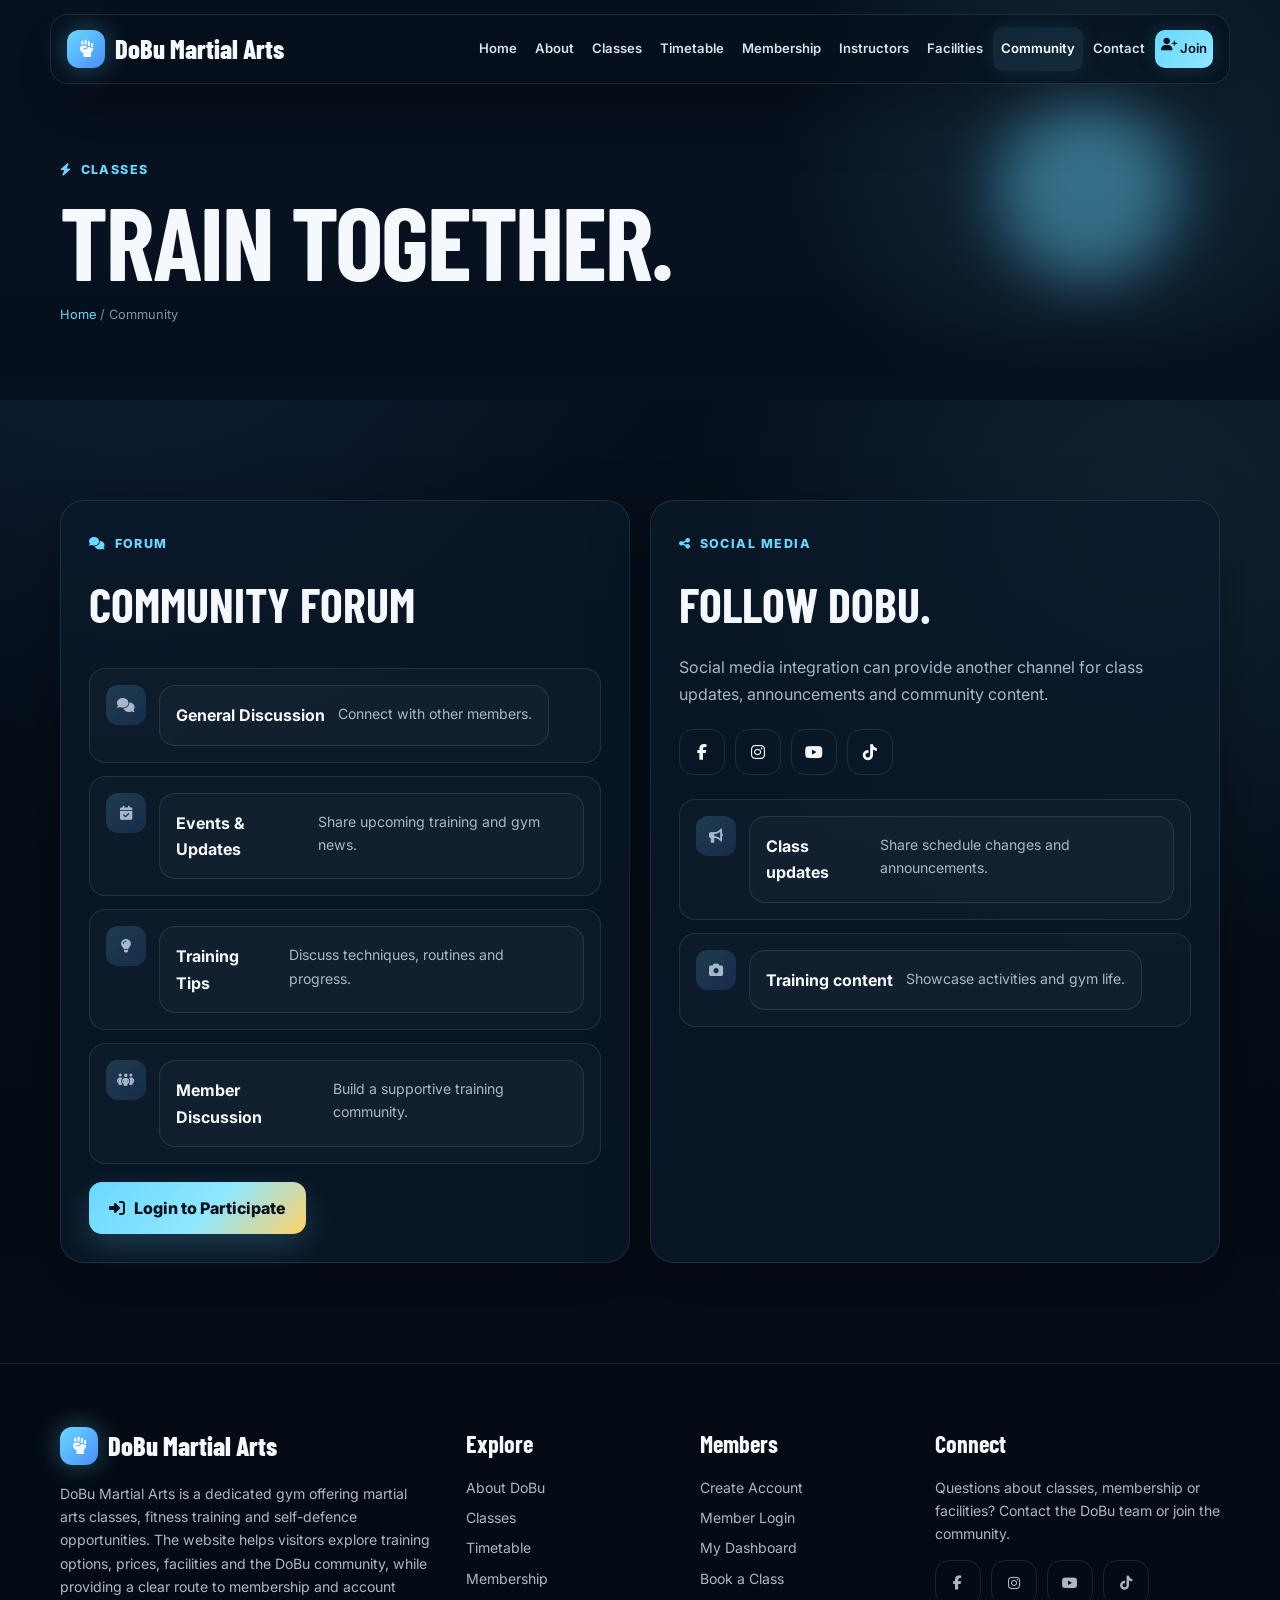
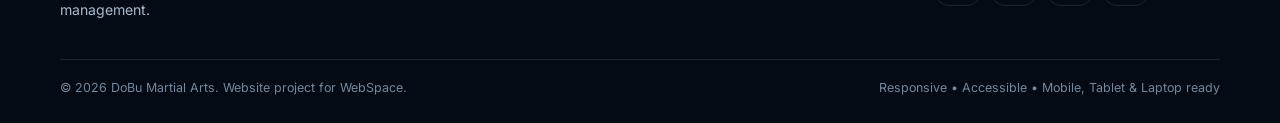
<file: community.html>
<!DOCTYPE html>
<html lang="en">

<head>
    <meta charset="UTF-8">
    <meta name="viewport" content="width=device-width, initial-scale=1.0">
    <title>DoBu Martial Arts | Community</title>
    <link rel="stylesheet" href="style.css">
    <link rel="stylesheet" href="https://cdnjs.cloudflare.com/ajax/libs/font-awesome/6.5.2/css/all.min.css">
</head>

<body>
    <header>
        <nav>
            <div class="logo">
                <span class="logo_mark"><i class="fa-solid fa-hand-fist"></i></span>
                <p>DoBu Martial Arts</p>
            </div>

            <button class="nav-toggle" aria-label="Open menu"><i class="fa-solid fa-bars"></i></button>

            <ul class="nav_link">
                <li><a href="index.html">Home</a></li>
                <li><a href="about.html">About</a></li>
                <li><a href="classes.html">Classes</a></li>
                <li><a href="timetable.html">Timetable</a></li>
                <li><a href="membership.html">Membership</a></li>
                <li><a href="instructors.html">Instructors</a></li>
                <li><a href="facilities.html">Facilities</a></li>
                <li><a href="community.html" class="active">Community</a></li>
                <li><a href="contact.html">Contact</a></li>
                <li class="join_tab">
                    <a href="register.html"><i class="fa-solid fa-user-plus"></i>&nbsp;Join</a>
                </li>
            </ul>
        </nav>
    </header>

    <main>
        <!-- Community title -->
        <section id="page-intro">
            <div class="glow_dot dot1"></div>

            <div class="container">
                <div class="intro-content reveal">
                    <span class="title"><i class="fa-solid fa-bolt"></i> Classes</span>
                    <h1>TRAIN TOGETHER.</h1>

                    <div class="path">
                        <a href="index.html">Home</a> / Community
                    </div>
                </div>
            </div>
        </section>

        <!-- Community Forum -->
        <section id="main">
            <div class="container">
                <div class="community">

                    <div class="panel reveal">
                        <span class="title"><i class="fa-solid fa-comments"></i> Forum</span>
                        <h2 style="font-family:'Barlow Condensed';font-size:3rem;margin:10px 0">COMMUNITY FORUM</h2>
                        <div class="feature-list">
                            <div>
                                <span class="icon"><i class="fa-solid fa-comments"></i></span>
                                <div>
                                    <strong>General Discussion</strong>
                                    <span>Connect with other members.</span>
                                </div>
                            </div>

                            <div>
                                <span class="icon"><i class="fa-solid fa-calendar-check"></i></span>
                                <div>
                                    <strong>Events & Updates</strong>
                                    <span>Share upcoming training and gym news.</span>
                                </div>
                            </div>

                            <div>
                                <span class="icon"><i class="fa-solid fa-lightbulb"></i></span>
                                <div>
                                    <strong>Training Tips</strong>
                                    <span>Discuss techniques, routines and progress.</span>
                                </div>
                            </div>

                            <div>
                                <span class="icon"><i class="fa-solid fa-people-group"></i></span>
                                <div>
                                    <strong>Member Discussion</strong>
                                    <span>Build a supportive training community.</span>
                                </div>
                            </div>
                        </div>

                        <a class="btn btn-explore" href="login.html" style="margin-top:18px">
                            <i class="fa-solid fa-right-to-bracket"></i> Login to Participate
                        </a>
                    </div>

                    <div class="panel reveal">
                        <span class="title"><i class="fa-solid fa-share-nodes"></i> Social Media</span>
                        <h2 style="font-family:'Barlow Condensed';font-size:3rem;margin:10px 0">FOLLOW DOBU.</h2>
                        <p style="color:var(--muted-color--);margin-bottom:22px">Social media integration can provide
                            another
                            channel for class updates, announcements and community content.</p>

                        <div class="socials">
                            <a class="social" href="#" aria-label="Facebook">
                                <i class="fa-brands fa-facebook-f"></i>
                            </a>
                            <a class="social" href="#" aria-label="Instagram">
                                <i class="fa-brands fa-instagram"></i>
                            </a>
                            <a class="social" href="#" aria-label="YouTube">
                                <i class="fa-brands fa-youtube"></i>
                            </a>
                            <a class="social" href="#" aria-label="TikTok">
                                <i class="fa-brands fa-tiktok"></i>
                            </a>
                        </div>

                        <div class="feature-list">
                            <div>
                                <span class="icon"><i class="fa-solid fa-bullhorn"></i></span>
                                <div>
                                    <strong>Class updates</strong>
                                    <span>Share schedule changes and announcements.</span>
                                </div>
                            </div>

                            <div>
                                <span class="icon"><i class="fa-solid fa-camera"></i></span>
                                <div>
                                    <strong>Training content</strong>
                                    <span>Showcase activities and gym life.</span>
                                </div>
                            </div>
                        </div>
                    </div>

                </div>
            </div>
        </section>

    </main>

    <!-- Message -->
    <div class="toast" role="status"></div>

    <footer>
        <div class="container">
            <div class="footer-grid">
                <div>
                    <div class="logo">
                        <span class="logo-mark"><i class="fa-solid fa-hand-fist"></i></span>DoBu Martial Arts
                    </div>
                    <p style="margin-top:14px">DoBu Martial Arts is a dedicated gym offering martial arts classes,
                        fitness training and self-defence opportunities. The website helps visitors explore training
                        options, prices, facilities and the DoBu community, while providing a clear route to membership
                        and account management.
                    </p>
                </div>

                <div>
                    <h3>Explore</h3>
                    <div class="footer-links">
                        <a href="about.html">About DoBu</a>
                        <a href="classes.html">Classes</a>
                        <a href="timetable.html">Timetable</a>
                        <a href="membership.html">Membership</a>
                    </div>
                </div>

                <div>
                    <h3>Members</h3>
                    <div class="footer-links">
                        <a href="register.html">Create Account</a>
                        <a href="login.html">Member Login</a>
                        <a href="dashboard.html">My Dashboard</a>
                        <a href="booking.html">Book a Class</a>
                    </div>
                </div>

                <div>
                    <h3>Connect</h3>
                    <p>Questions about classes, membership or facilities? Contact the DoBu team or join the community.
                    </p>
                    <div class="socials" style="margin-top:14px">
                        <a class="social" href="community.html" aria-label="Facebook">
                            <i class="fa-brands fa-facebook-f"></i>
                        </a>

                        <a class="social" href="community.html" aria-label="Instagram">
                            <i class="fa-brands fa-instagram"></i>
                        </a>

                        <a class="social" href="community.html" aria-label="YouTube">
                            <i class="fa-brands fa-youtube"></i>
                        </a>

                        <a class="social" href="community.html" aria-label="TikTok">
                            <i class="fa-brands fa-tiktok"></i>
                        </a>
                    </div>
                </div>
            </div>

            <div class="copyright">
                <span>© 2026 DoBu Martial Arts. Website project for WebSpace.</span>
                <span>Responsive • Accessible • Mobile, Tablet & Laptop ready</span>
            </div>

        </div>
    </footer>

    <script src="script.js"></script>

</body>

</html>
</file>
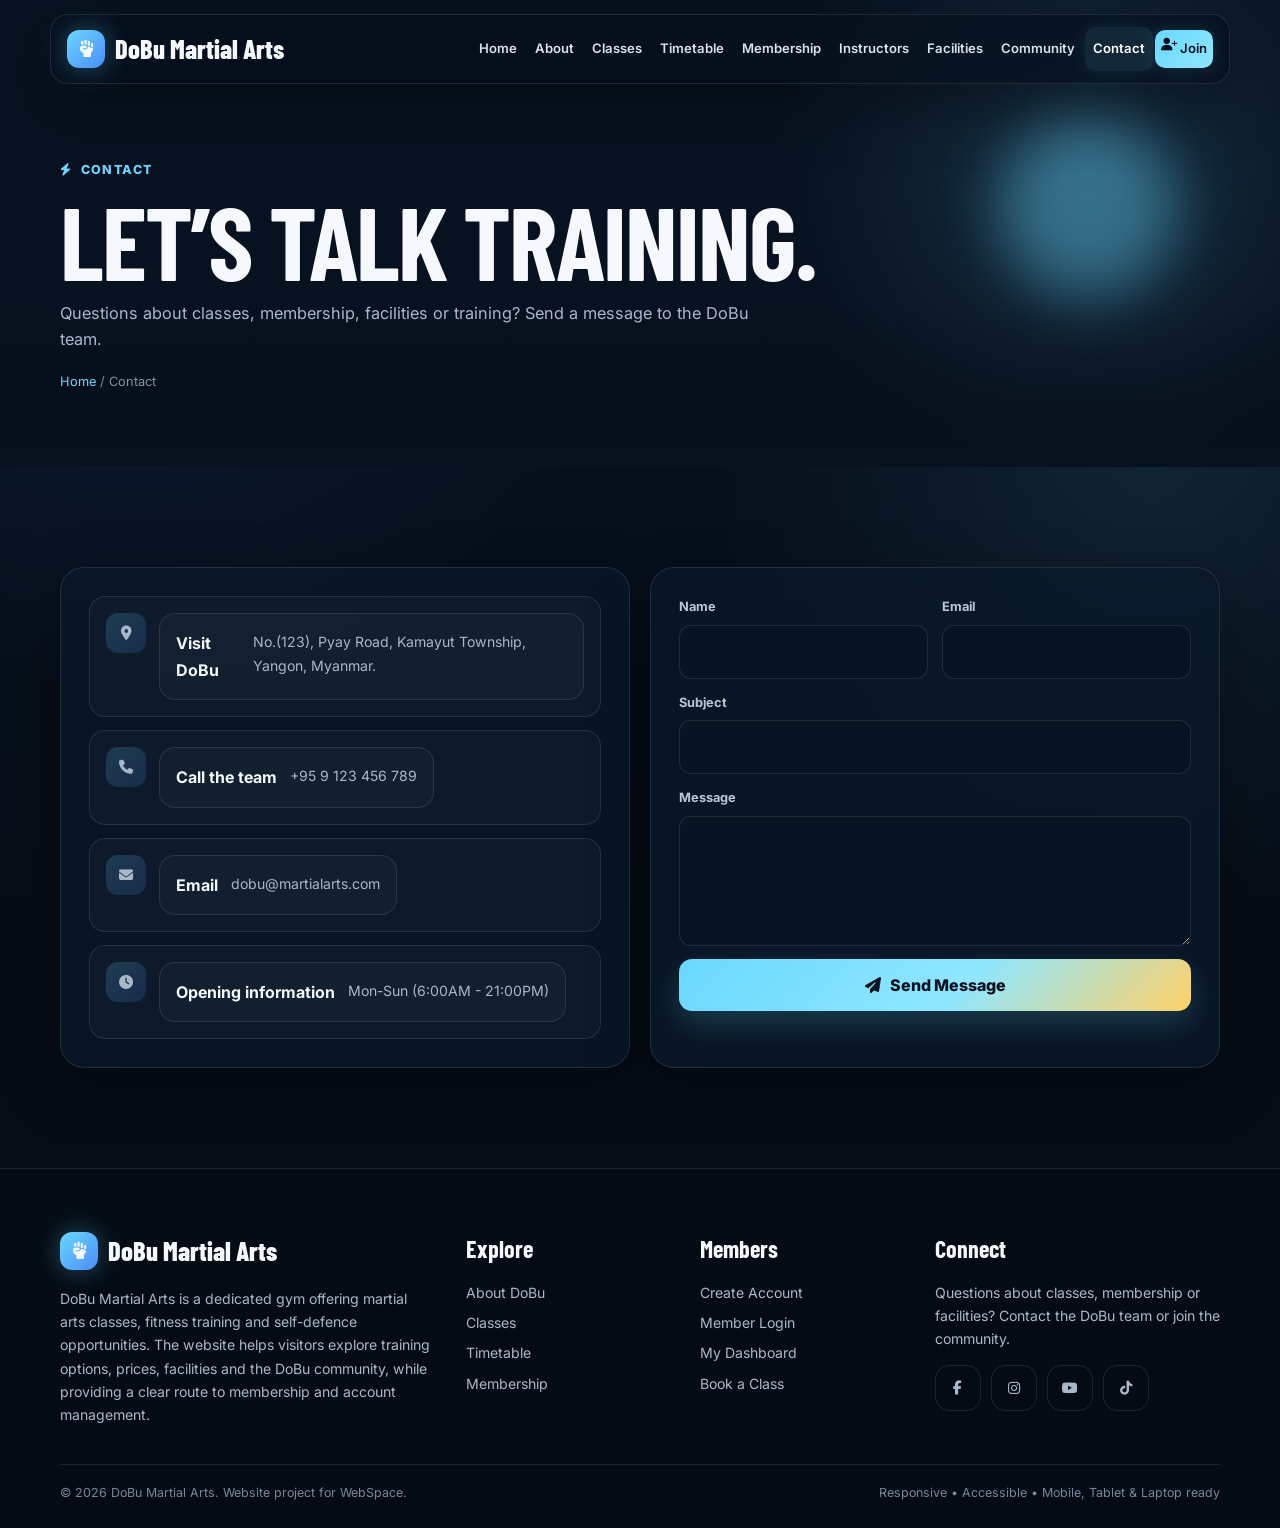
<file: contact.html>
<!DOCTYPE html>
<html lang="en">

<head>
    <meta charset="UTF-8">
    <meta name="viewport" content="width=device-width, initial-scale=1.0">
    <title>DoBu Martial Arts | Contact</title>
    <link rel="stylesheet" href="style.css">
    <link rel="stylesheet" href="https://cdnjs.cloudflare.com/ajax/libs/font-awesome/6.5.2/css/all.min.css">
</head>

<body>
    <header>
        <nav>
            <div class="logo">
                <span class="logo_mark"><i class="fa-solid fa-hand-fist"></i></span>
                <p>DoBu Martial Arts</p>
            </div>

            <button class="nav-toggle" aria-label="Open menu"><i class="fa-solid fa-bars"></i></button>

            <ul class="nav_link">
                <li><a href="index.html">Home</a></li>
                <li><a href="about.html">About</a></li>
                <li><a href="classes.html">Classes</a></li>
                <li><a href="timetable.html">Timetable</a></li>
                <li><a href="membership.html">Membership</a></li>
                <li><a href="instructors.html">Instructors</a></li>
                <li><a href="facilities.html">Facilities</a></li>
                <li><a href="community.html">Community</a></li>
                <li><a href="contact.html" class="active">Contact</a></li>
                <li class="join_tab">
                    <a href="register.html"><i class="fa-solid fa-user-plus"></i>&nbsp;Join</a>
                </li>
            </ul>
        </nav>
    </header>

    <main>
        <!-- Contact title -->
        <section id="page-intro">
            <div class="glow_dot dot1"></div>

            <div class="container">
                <div class="intro-content reveal">
                    <span class="title"><i class="fa-solid fa-bolt"></i> Contact</span>
                    <h1>LET’S TALK TRAINING.</h1>
                    <p>Questions about classes, membership, facilities or training? Send a message to the DoBu team.</p>

                    <div class="path">
                        <a href="index.html">Home</a> / Contact
                    </div>
                </div>
            </div>
        </section>

        <!-- Contact Info -->
        <section id="main">
            <div class="container">
                <div class="community">
                    <div class="panel reveal">
                        <div class="feature-list" style="margin-top:0">
                            <div>
                                <span class="icon"><i class="fa-solid fa-location-dot"></i></span>
                                <div>
                                    <strong>Visit DoBu</strong>
                                    <span>No.(123), Pyay Road, Kamayut Township, Yangon, Myanmar.</span>
                                </div>
                            </div>

                            <div>
                                <span class="icon"><i class="fa-solid fa-phone"></i></span>
                                <div>
                                    <strong>Call the team</strong>
                                    <span>+95 9 123 456 789</span>
                                </div>
                            </div>

                            <div>
                                <span class="icon"><i class="fa-solid fa-envelope"></i></span>
                                <div>
                                    <strong>Email</strong>
                                    <span>dobu@martialarts.com</span>
                                </div>
                            </div>

                            <div>
                                <span class="icon"><i class="fa-solid fa-clock"></i></span>
                                <div>
                                    <strong>Opening information</strong>
                                    <span>Mon-Sun (6:00AM - 21:00PM)</span>
                                </div>
                            </div>
                        </div>
                    </div>

                    <div class="panel reveal">
                        <form class="form demo-form">
                            <div class="form-grid">
                                <div class="field">
                                    <label>Name</label>
                                    <input type="text" required>
                                </div>
                                <div class="field">
                                    <label>Email</label>
                                    <input type="email" required>
                                </div>
                            </div>

                            <div class="field">
                                <label>Subject</label>
                                <input type="text" required>
                            </div>

                            <div class="field">
                                <label>Message</label>
                                <textarea type="text" required></textarea>
                            </div>

                            <button class="btn btn-explore" type="submit">
                                <i class="fa-solid fa-paper-plane"></i> Send Message
                            </button>
                        </form>
                    </div>

                </div>
            </div>
        </section>

    </main>

    <!-- Message -->
    <div class="toast" role="status"></div>

    <footer>
        <div class="container">
            <div class="footer-grid">
                <div>
                    <div class="logo">
                        <span class="logo-mark"><i class="fa-solid fa-hand-fist"></i></span>DoBu Martial Arts
                    </div>
                    <p style="margin-top:14px">DoBu Martial Arts is a dedicated gym offering martial arts classes,
                        fitness training and self-defence opportunities. The website helps visitors explore training
                        options, prices, facilities and the DoBu community, while providing a clear route to membership
                        and account management.
                    </p>
                </div>

                <div>
                    <h3>Explore</h3>
                    <div class="footer-links">
                        <a href="about.html">About DoBu</a>
                        <a href="classes.html">Classes</a>
                        <a href="timetable.html">Timetable</a>
                        <a href="membership.html">Membership</a>
                    </div>
                </div>

                <div>
                    <h3>Members</h3>
                    <div class="footer-links">
                        <a href="register.html">Create Account</a>
                        <a href="login.html">Member Login</a>
                        <a href="dashboard.html">My Dashboard</a>
                        <a href="booking.html">Book a Class</a>
                    </div>
                </div>

                <div>
                    <h3>Connect</h3>
                    <p>Questions about classes, membership or facilities? Contact the DoBu team or join the community.
                    </p>
                    <div class="socials" style="margin-top:14px">
                        <a class="social" href="community.html" aria-label="Facebook">
                            <i class="fa-brands fa-facebook-f"></i>
                        </a>

                        <a class="social" href="community.html" aria-label="Instagram">
                            <i class="fa-brands fa-instagram"></i>
                        </a>

                        <a class="social" href="community.html" aria-label="YouTube">
                            <i class="fa-brands fa-youtube"></i>
                        </a>

                        <a class="social" href="community.html" aria-label="TikTok">
                            <i class="fa-brands fa-tiktok"></i>
                        </a>
                    </div>
                </div>
            </div>

            <div class="copyright">
                <span>© 2026 DoBu Martial Arts. Website project for WebSpace.</span>
                <span>Responsive • Accessible • Mobile, Tablet & Laptop ready</span>
            </div>

        </div>
    </footer>

    <script src="script.js"></script>

</body>

</html>
</file>
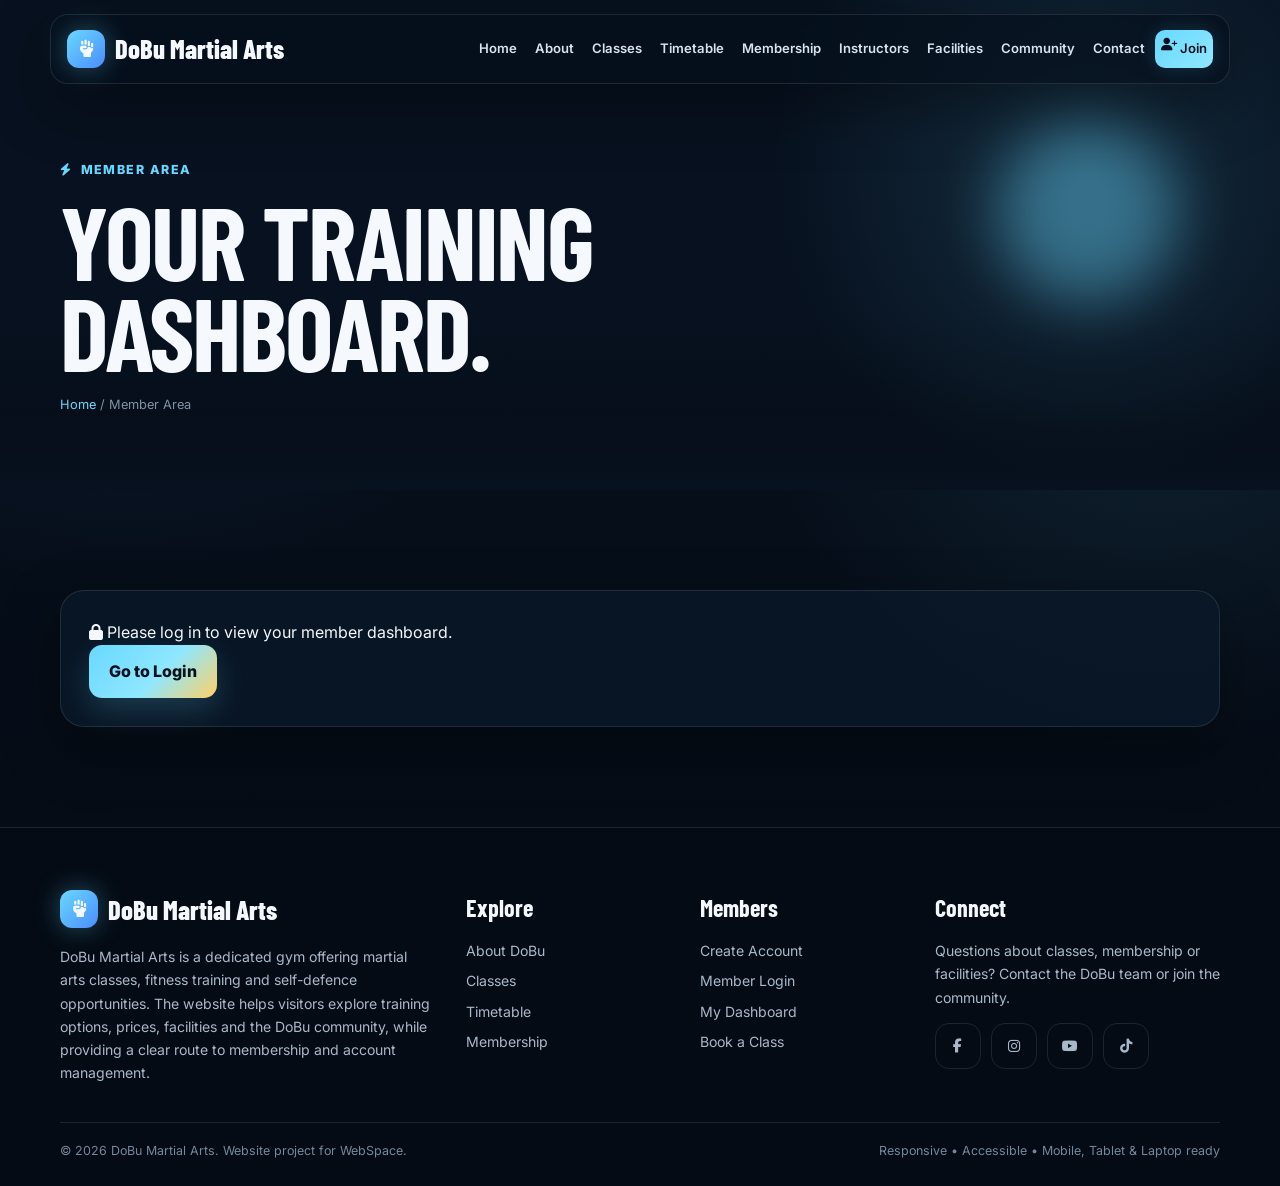
<file: dashboard.html>
<!DOCTYPE html>
<html lang="en">

<head>
    <meta charset="UTF-8">
    <meta name="viewport" content="width=device-width, initial-scale=1.0">
    <title>DoBu Martial Arts | Dashboard</title>
    <link rel="stylesheet" href="style.css">
    <link rel="stylesheet" href="https://cdnjs.cloudflare.com/ajax/libs/font-awesome/6.5.2/css/all.min.css">
</head>

<body>
    <header>
        <nav>
            <div class="logo">
                <span class="logo_mark"><i class="fa-solid fa-hand-fist"></i></span>
                <p>DoBu Martial Arts</p>
            </div>

            <button class="nav-toggle" aria-label="Open menu"><i class="fa-solid fa-bars"></i></button>

            <ul class="nav_link">
                <li><a href="index.html">Home</a></li>
                <li><a href="about.html">About</a></li>
                <li><a href="classes.html">Classes</a></li>
                <li><a href="timetable.html">Timetable</a></li>
                <li><a href="membership.html">Membership</a></li>
                <li><a href="instructors.html">Instructors</a></li>
                <li><a href="facilities.html">Facilities</a></li>
                <li><a href="community.html">Community</a></li>
                <li><a href="contact.html">Contact</a></li>
                <li class="join_tab">
                    <a href="register.html"><i class="fa-solid fa-user-plus"></i>&nbsp;Join</a>
                </li>
            </ul>
        </nav>
    </header>

    <main>
        <!-- Dashboard title -->
        <section id="page-intro">
            <div class="glow_dot dot1"></div>

            <div class="container">
                <div class="intro-content reveal">
                    <span class="title"><i class="fa-solid fa-bolt"></i> Member Area</span>
                    <h1>YOUR TRAINING DASHBOARD.</h1>

                    <div class="path">
                        <a href="index.html">Home</a> / Member Area
                    </div>
                </div>
            </div>
        </section>

        <!-- Dashboard Login -->
        <section id="main">
            <div class="container">
                <div class="panel reveal" id="dashboardGate">
                    <div class="auth-note">
                        <i class="fa-solid fa-lock"></i> Please log in to view your member dashboard.
                    </div>
                    <a class="btn btn-explore" href="login.html">Go to Login</a>
                </div>

                <div id="dashboardContent" style="display:none">
                    <div class="dashboard-grid">
                        <div class="member-plan">
                            <span class="title">Member</span>
                            <strong id="memberName">Member</strong>
                            <span id="memberPlan" style="color:var(--muted-color--)">Membership</span>
                        </div>

                        <div class="member-plan">
                            <span class="title">Account</span>
                            <strong>Active</strong>
                            <span style="color:var(--muted-color--)">Demo account status</span>
                        </div>
                    </div>

                    <div class="community" style="margin-top:20px">
                        <div class="panel">
                            <span class="title"><i class="fa-solid fa-id-card"></i> Membership</span>
                            <h2 style="font-family:'Barlow Condensed';font-size:3rem;margin:10px 0">MY MEMBERSHIP</h2>
                            <p id="dashDetails" style="color:var(--muted-color--)"></p>
                            <a class="btn btn-view" href="membership.html" style="margin-top:18px">View Plans</a>
                        </div>

                        <div class="panel">
                            <span class="title"><i class="fa-regular fa-calendar-days"></i> Bookings</span>
                            <h2 style="font-family:'Barlow Condensed';font-size:3rem;margin:10px 0">MY BOOKINGS</h2>
                            <div id="bookingList" style="color:var(--muted-color--)">No bookings yet.</div>
                            <a class="btn btn-explore" href="booking.html" style="margin-top:18px">
                                <i class="fa-solid fa-calendar-plus"></i> Book a Class
                            </a>
                        </div>
                    </div>

                    <button class="btn btn-view" id="logoutBtn" style="margin-top:20px">
                        <i class="fa-solid fa-right-from-bracket"></i> Logout
                    </button>
                </div>
            </div>
        </section>

    </main>

    <!-- Message -->
    <div class="toast" role="status"></div>

    <footer>
        <div class="container">
            <div class="footer-grid">
                <div>
                    <div class="logo">
                        <span class="logo-mark"><i class="fa-solid fa-hand-fist"></i></span>DoBu Martial Arts
                    </div>
                    <p style="margin-top:14px">DoBu Martial Arts is a dedicated gym offering martial arts classes,
                        fitness training and self-defence opportunities. The website helps visitors explore training
                        options, prices, facilities and the DoBu community, while providing a clear route to membership
                        and account management.
                    </p>
                </div>

                <div>
                    <h3>Explore</h3>
                    <div class="footer-links">
                        <a href="about.html">About DoBu</a>
                        <a href="classes.html">Classes</a>
                        <a href="timetable.html">Timetable</a>
                        <a href="membership.html">Membership</a>
                    </div>
                </div>

                <div>
                    <h3>Members</h3>
                    <div class="footer-links">
                        <a href="register.html">Create Account</a>
                        <a href="login.html">Member Login</a>
                        <a href="dashboard.html">My Dashboard</a>
                        <a href="booking.html">Book a Class</a>
                    </div>
                </div>

                <div>
                    <h3>Connect</h3>
                    <p>Questions about classes, membership or facilities? Contact the DoBu team or join the community.
                    </p>
                    <div class="socials" style="margin-top:14px">
                        <a class="social" href="community.html" aria-label="Facebook">
                            <i class="fa-brands fa-facebook-f"></i>
                        </a>

                        <a class="social" href="community.html" aria-label="Instagram">
                            <i class="fa-brands fa-instagram"></i>
                        </a>

                        <a class="social" href="community.html" aria-label="YouTube">
                            <i class="fa-brands fa-youtube"></i>
                        </a>

                        <a class="social" href="community.html" aria-label="TikTok">
                            <i class="fa-brands fa-tiktok"></i>
                        </a>
                    </div>
                </div>
            </div>

            <div class="copyright">
                <span>© 2026 DoBu Martial Arts. Website project for WebSpace.</span>
                <span>Responsive • Accessible • Mobile, Tablet & Laptop ready</span>
            </div>

        </div>
    </footer>

    <script src="script.js"></script>

</body>

</html>
</file>
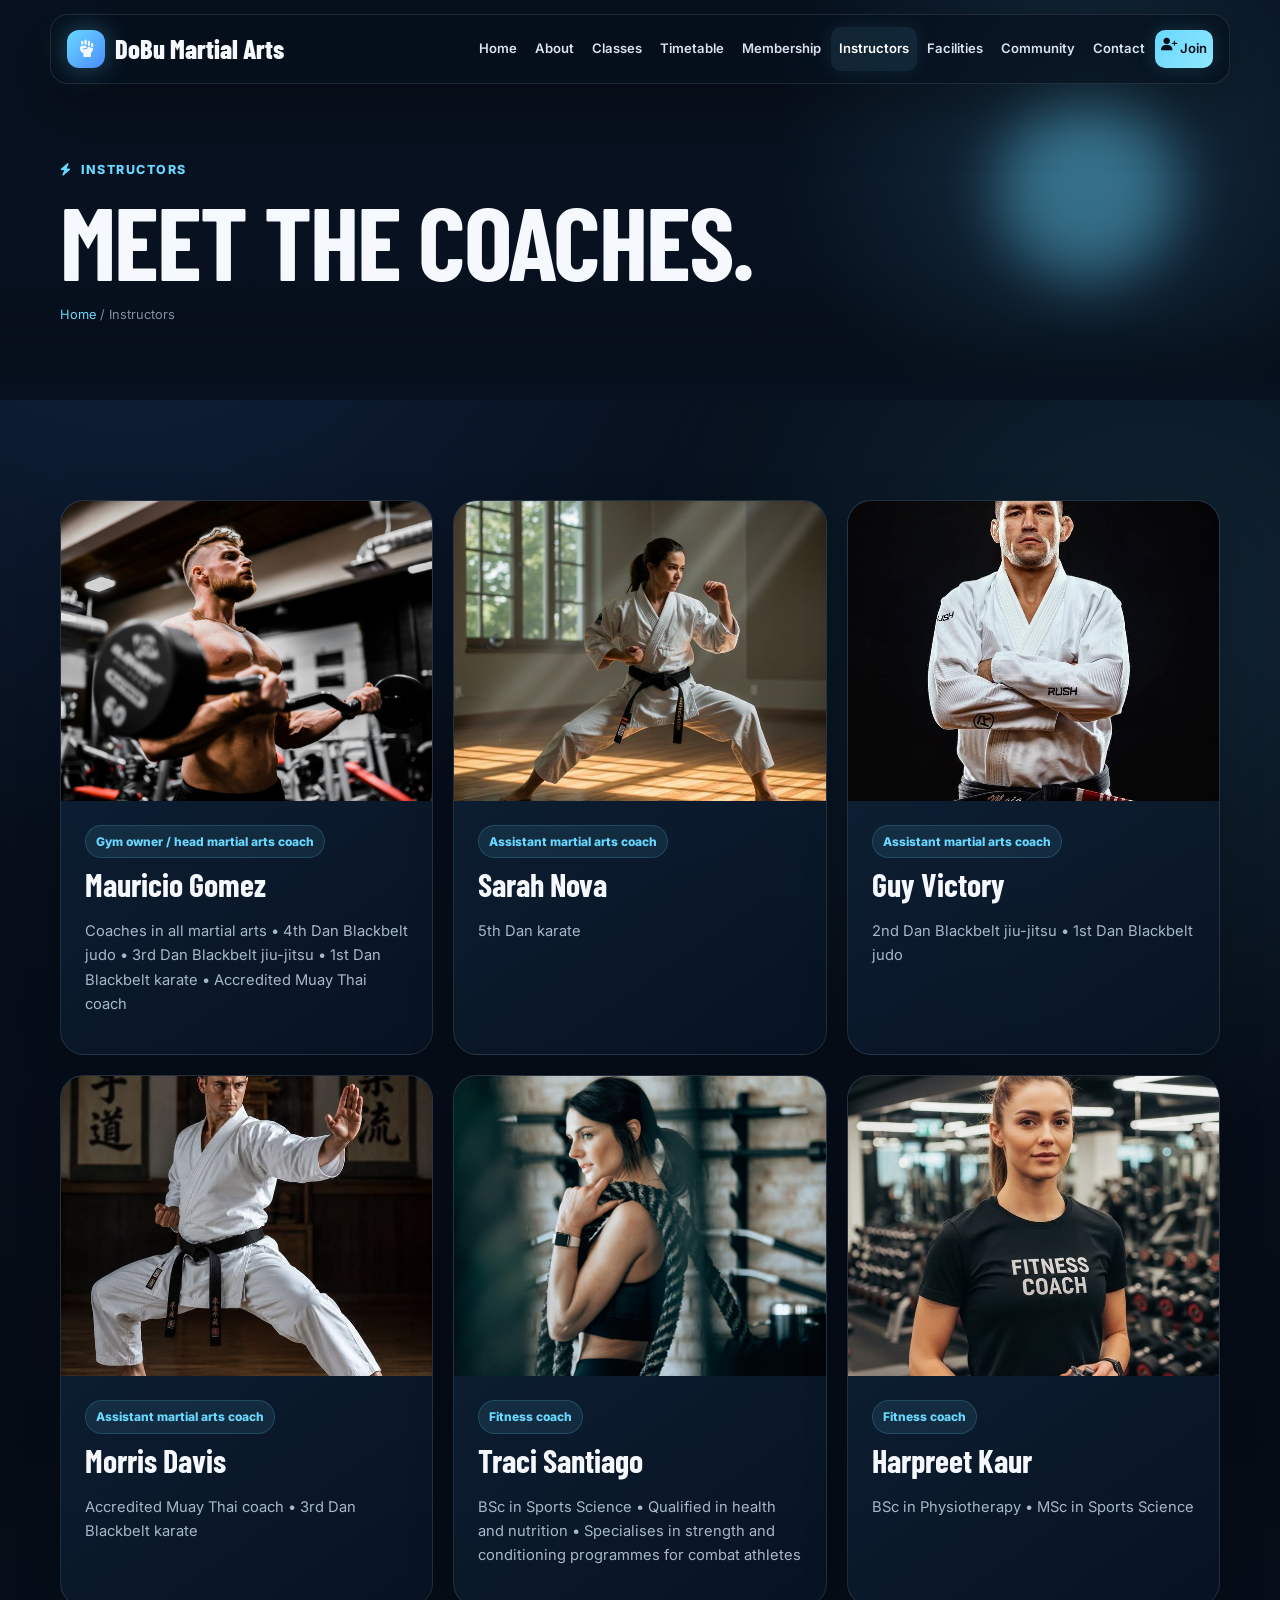
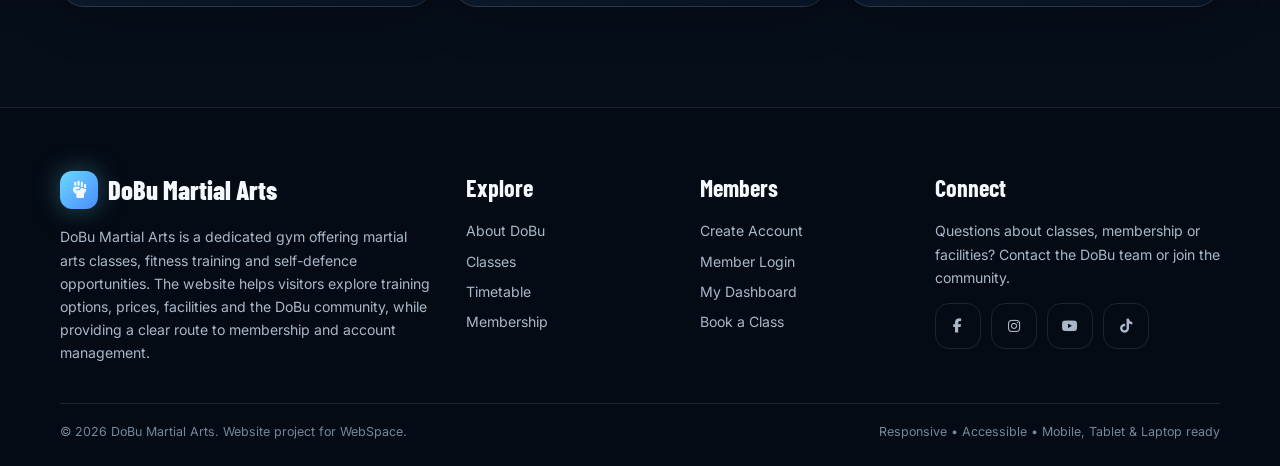
<file: instructors.html>
<!DOCTYPE html>
<html lang="en">

<head>
    <meta charset="UTF-8">
    <meta name="viewport" content="width=device-width, initial-scale=1.0">
    <title>DoBu Martial Arts | Instructors</title>
    <link rel="stylesheet" href="style.css">
    <link rel="stylesheet" href="https://cdnjs.cloudflare.com/ajax/libs/font-awesome/6.5.2/css/all.min.css">
</head>

<body>
    <header>
        <nav>
            <div class="logo">
                <span class="logo_mark"><i class="fa-solid fa-hand-fist"></i></span>
                <p>DoBu Martial Arts</p>
            </div>

            <button class="nav-toggle" aria-label="Open menu"><i class="fa-solid fa-bars"></i></button>

            <ul class="nav_link">
                <li><a href="index.html">Home</a></li>
                <li><a href="about.html">About</a></li>
                <li><a href="classes.html">Classes</a></li>
                <li><a href="timetable.html">Timetable</a></li>
                <li><a href="membership.html">Membership</a></li>
                <li><a href="instructors.html" class="active">Instructors</a></li>
                <li><a href="facilities.html">Facilities</a></li>
                <li><a href="community.html">Community</a></li>
                <li><a href="contact.html">Contact</a></li>
                <li class="join_tab">
                    <a href="register.html"><i class="fa-solid fa-user-plus"></i>&nbsp;Join</a>
                </li>
            </ul>
        </nav>
    </header>

    <main>
        <!-- Instructors title -->
        <section id="page-intro">
            <div class="glow_dot dot1"></div>

            <div class="container">
                <div class="intro-content reveal">
                    <span class="title"><i class="fa-solid fa-bolt"></i> Instructors</span>
                    <h1>MEET THE COACHES.</h1>

                    <div class="path">
                        <a href="index.html">Home</a> / Instructors
                    </div>
                </div>
            </div>
        </section>

        <!-- Instructors Name -->
        <section id="main">
            <div class="container">
                <div class="instructor-grid">
                    <article class="card reveal">
                        <div class="avatar">
                            <img src="images/gymowner.jpg" alt="Mauricio Gomez">
                        </div>
                        <div class="card-body">
                            <span class="pill">Gym owner / head martial arts coach</span>
                            <h3>Mauricio Gomez</h3>
                            <p>Coaches in all martial arts • 4th Dan Blackbelt judo • 3rd Dan Blackbelt jiu-jitsu • 1st
                                Dan Blackbelt karate • Accredited Muay Thai coach</p>
                        </div>
                    </article>

                    <article class="card reveal">
                        <div class="avatar">
                            <img src="images/sarahnov.png" alt="Sarah Nova">
                        </div>
                        <div class="card-body">
                            <span class="pill">Assistant martial arts coach</span>
                            <h3>Sarah Nova</h3>
                            <p>5th Dan karate</p>
                        </div>
                    </article>

                    <article class="card reveal">
                        <div class="avatar">
                            <img src="images/guyvictory.png" alt="Guy Victory">
                        </div>
                        <div class="card-body">
                            <span class="pill">Assistant martial arts coach</span>
                            <h3>Guy Victory</h3>
                            <p>2nd Dan Blackbelt jiu-jitsu • 1st Dan Blackbelt judo</p>
                        </div>
                    </article>

                    <article class="card reveal">
                        <div class="avatar">
                            <img src="images/morrisdavis.png" alt="Morris Davis">
                        </div>
                        <div class="card-body">
                            <span class="pill">Assistant martial arts coach</span>
                            <h3>Morris Davis</h3>
                            <p>Accredited Muay Thai coach • 3rd Dan Blackbelt karate</p>
                        </div>
                    </article>

                    <article class="card reveal">
                        <div class="avatar">
                            <img src="images/womaninstructor.jpg" alt="Traci Santiago">
                        </div>
                        <div class="card-body">
                            <span class="pill">Fitness coach</span>
                            <h3>Traci Santiago</h3>
                            <p>BSc in Sports Science • Qualified in health and nutrition • Specialises in strength and
                                conditioning programmes for combat athletes</p>
                        </div>
                    </article>

                    <article class="card reveal">
                        <div class="avatar">
                            <img src="images/womancoach.png" alt="Harpreet Kaur">
                        </div>
                        <div class="card-body">
                            <span class="pill">Fitness coach</span>
                            <h3>Harpreet Kaur</h3>
                            <p>BSc in Physiotherapy • MSc in Sports Science</p>
                        </div>
                    </article>

                </div>
            </div>
        </section>

    </main>

    <!-- Message -->
    <div class="toast" role="status"></div>

    <footer>
        <div class="container">
            <div class="footer-grid">
                <div>
                    <div class="logo">
                        <span class="logo-mark"><i class="fa-solid fa-hand-fist"></i></span>DoBu Martial Arts
                    </div>
                    <p style="margin-top:14px">DoBu Martial Arts is a dedicated gym offering martial arts classes,
                        fitness training and self-defence opportunities. The website helps visitors explore training
                        options, prices, facilities and the DoBu community, while providing a clear route to membership
                        and account management.
                    </p>
                </div>

                <div>
                    <h3>Explore</h3>
                    <div class="footer-links">
                        <a href="about.html">About DoBu</a>
                        <a href="classes.html">Classes</a>
                        <a href="timetable.html">Timetable</a>
                        <a href="membership.html">Membership</a>
                    </div>
                </div>

                <div>
                    <h3>Members</h3>
                    <div class="footer-links">
                        <a href="register.html">Create Account</a>
                        <a href="login.html">Member Login</a>
                        <a href="dashboard.html">My Dashboard</a>
                        <a href="booking.html">Book a Class</a>
                    </div>
                </div>

                <div>
                    <h3>Connect</h3>
                    <p>Questions about classes, membership or facilities? Contact the DoBu team or join the community.
                    </p>
                    <div class="socials" style="margin-top:14px">
                        <a class="social" href="community.html" aria-label="Facebook">
                            <i class="fa-brands fa-facebook-f"></i>
                        </a>

                        <a class="social" href="community.html" aria-label="Instagram">
                            <i class="fa-brands fa-instagram"></i>
                        </a>

                        <a class="social" href="community.html" aria-label="YouTube">
                            <i class="fa-brands fa-youtube"></i>
                        </a>

                        <a class="social" href="community.html" aria-label="TikTok">
                            <i class="fa-brands fa-tiktok"></i>
                        </a>
                    </div>
                </div>
            </div>

            <div class="copyright">
                <span>© 2026 DoBu Martial Arts. Website project for WebSpace.</span>
                <span>Responsive • Accessible • Mobile, Tablet & Laptop ready</span>
            </div>

        </div>
    </footer>

    <script src="script.js"></script>

</body>

</html>
</file>
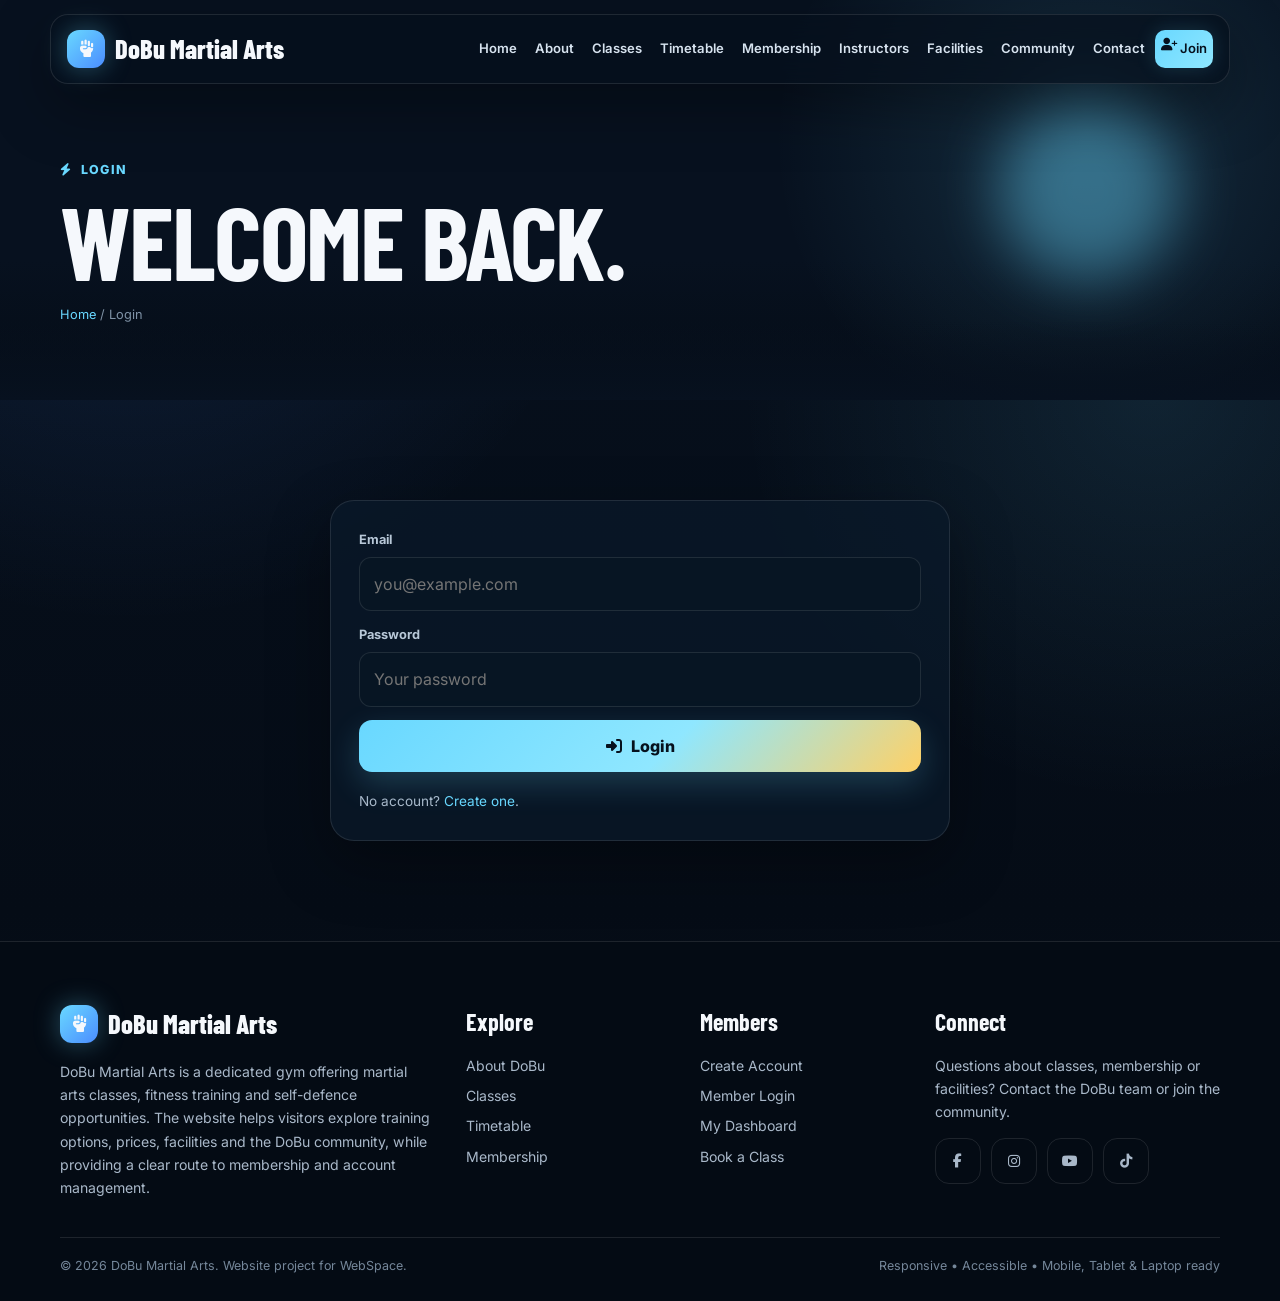
<file: login.html>
<!DOCTYPE html>
<html lang="en">

<head>
    <meta charset="UTF-8">
    <meta name="viewport" content="width=device-width, initial-scale=1.0">
    <title>DoBu Martial Arts | Login</title>
    <link rel="stylesheet" href="style.css">
    <link rel="stylesheet" href="https://cdnjs.cloudflare.com/ajax/libs/font-awesome/6.5.2/css/all.min.css">
</head>

<body>
    <header>
        <nav>
            <div class="logo">
                <span class="logo_mark"><i class="fa-solid fa-hand-fist"></i></span>
                <p>DoBu Martial Arts</p>
            </div>

            <button class="nav-toggle" aria-label="Open menu"><i class="fa-solid fa-bars"></i></button>

            <ul class="nav_link">
                <li><a href="index.html">Home</a></li>
                <li><a href="about.html">About</a></li>
                <li><a href="classes.html">Classes</a></li>
                <li><a href="timetable.html">Timetable</a></li>
                <li><a href="membership.html">Membership</a></li>
                <li><a href="instructors.html">Instructors</a></li>
                <li><a href="facilities.html">Facilities</a></li>
                <li><a href="community.html">Community</a></li>
                <li><a href="contact.html">Contact</a></li>
                <li class="join_tab">
                    <a href="register.html"><i class="fa-solid fa-user-plus"></i>&nbsp;Join</a>
                </li>
            </ul>
        </nav>
    </header>

    <main>
        <!-- Login title -->
        <section id="page-intro">
            <div class="glow_dot dot1"></div>

            <div class="container">
                <div class="intro-content reveal">
                    <span class="title"><i class="fa-solid fa-bolt"></i> Login</span>
                    <h1>WELCOME BACK.</h1>

                    <div class="path">
                        <a href="index.html">Home</a> / Login
                    </div>
                </div>
            </div>
        </section>

        <!-- Login Form -->
        <section id="main">
            <div class="container auth-wrap">
                <div class="panel reveal">
                    <form class="form" id="loginForm">
                        <div class="field">
                            <label>Email</label>
                            <input id="loginEmail" type="email" required placeholder="you@example.com">
                        </div>

                        <div class="field">
                            <label>Password</label>
                            <input id="loginPassword" type="password" required placeholder="Your password">
                        </div>

                        <button class="btn btn-explore" type="submit">
                            <i class="fa-solid fa-right-to-bracket"></i> Login
                        </button>
                    </form>

                    <p style="color:var(--muted-color--);font-size:.85rem;margin-top:18px">
                        No account?
                        <a href="register.html" style="color:var(--cyan--)">Create one</a>.
                    </p>
                </div>
            </div>
        </section>

    </main>

    <!-- Message -->
    <div class="toast" role="status"></div>

    <footer>
        <div class="container">
            <div class="footer-grid">
                <div>
                    <div class="logo">
                        <span class="logo-mark"><i class="fa-solid fa-hand-fist"></i></span>DoBu Martial Arts
                    </div>
                    <p style="margin-top:14px">DoBu Martial Arts is a dedicated gym offering martial arts classes,
                        fitness training and self-defence opportunities. The website helps visitors explore training
                        options, prices, facilities and the DoBu community, while providing a clear route to membership
                        and account management.
                    </p>
                </div>

                <div>
                    <h3>Explore</h3>
                    <div class="footer-links">
                        <a href="about.html">About DoBu</a>
                        <a href="classes.html">Classes</a>
                        <a href="timetable.html">Timetable</a>
                        <a href="membership.html">Membership</a>
                    </div>
                </div>

                <div>
                    <h3>Members</h3>
                    <div class="footer-links">
                        <a href="register.html">Create Account</a>
                        <a href="login.html">Member Login</a>
                        <a href="dashboard.html">My Dashboard</a>
                        <a href="booking.html">Book a Class</a>
                    </div>
                </div>

                <div>
                    <h3>Connect</h3>
                    <p>Questions about classes, membership or facilities? Contact the DoBu team or join the community.
                    </p>
                    <div class="socials" style="margin-top:14px">
                        <a class="social" href="community.html" aria-label="Facebook">
                            <i class="fa-brands fa-facebook-f"></i>
                        </a>

                        <a class="social" href="community.html" aria-label="Instagram">
                            <i class="fa-brands fa-instagram"></i>
                        </a>

                        <a class="social" href="community.html" aria-label="YouTube">
                            <i class="fa-brands fa-youtube"></i>
                        </a>

                        <a class="social" href="community.html" aria-label="TikTok">
                            <i class="fa-brands fa-tiktok"></i>
                        </a>
                    </div>
                </div>
            </div>

            <div class="copyright">
                <span>© 2026 DoBu Martial Arts. Website project for WebSpace.</span>
                <span>Responsive • Accessible • Mobile, Tablet & Laptop ready</span>
            </div>

        </div>
    </footer>

    <script src="script.js"></script>

</body>

</html>
</file>
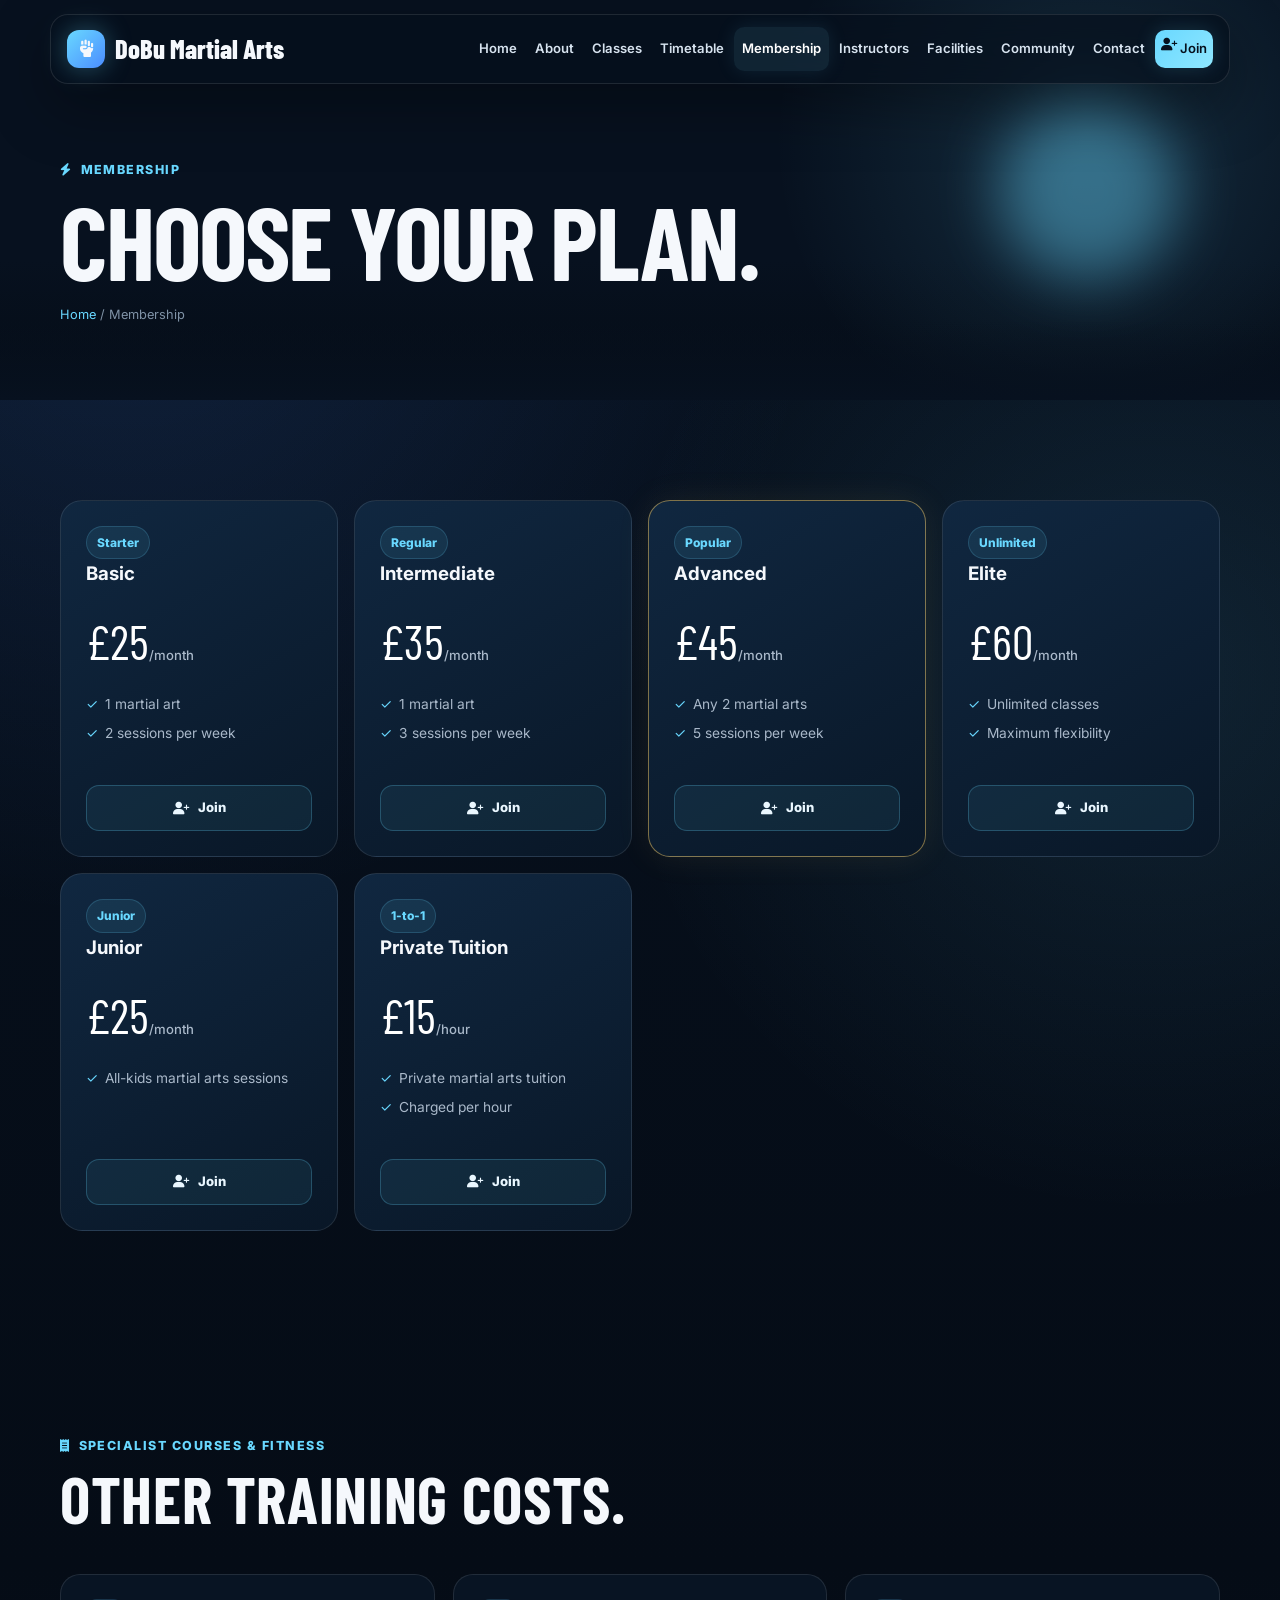
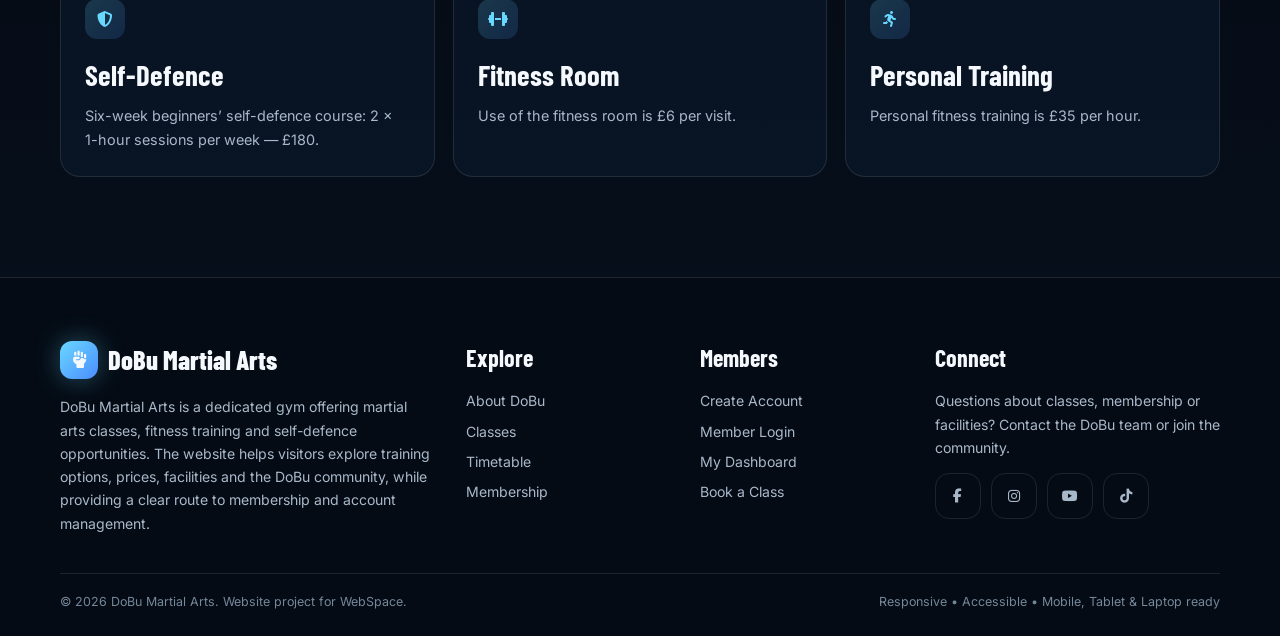
<file: membership.html>
<!DOCTYPE html>
<html lang="en">

<head>
    <meta charset="UTF-8">
    <meta name="viewport" content="width=device-width, initial-scale=1.0">
    <title>DoBu Martial Arts | Membership</title>
    <link rel="stylesheet" href="style.css">
    <link rel="stylesheet" href="https://cdnjs.cloudflare.com/ajax/libs/font-awesome/6.5.2/css/all.min.css">
</head>

<body>
    <header>
        <nav>
            <div class="logo">
                <span class="logo_mark"><i class="fa-solid fa-hand-fist"></i></span>
                <p>DoBu Martial Arts</p>
            </div>

            <button class="nav-toggle" aria-label="Open menu"><i class="fa-solid fa-bars"></i></button>

            <ul class="nav_link">
                <li><a href="index.html">Home</a></li>
                <li><a href="about.html">About</a></li>
                <li><a href="classes.html">Classes</a></li>
                <li><a href="timetable.html">Timetable</a></li>
                <li><a href="membership.html" class="active">Membership</a></li>
                <li><a href="instructors.html">Instructors</a></li>
                <li><a href="facilities.html">Facilities</a></li>
                <li><a href="community.html">Community</a></li>
                <li><a href="contact.html">Contact</a></li>
                <li class="join_tab">
                    <a href="register.html"><i class="fa-solid fa-user-plus"></i>&nbsp;Join</a>
                </li>
            </ul>
        </nav>
    </header>

    <main>
        <!-- Membership title -->
        <section id="page-intro">
            <div class="glow_dot dot1"></div>

            <div class="container">
                <div class="intro-content reveal">
                    <span class="title"><i class="fa-solid fa-bolt"></i> Membership</span>
                    <h1>CHOOSE YOUR
                        PLAN.</h1>

                    <div class="path">
                        <a href="index.html">Home</a> / Membership
                    </div>
                </div>
            </div>
        </section>

        <!-- Price Card -->
        <section id="main">
            <div class="container">
                <div class="price-grid">
                    <div class="price-card  reveal">
                        <span class="pill">Starter</span>
                        <h3>Basic</h3>
                        <div class="price">
                            <p>£25<small>/month</small></p>
                        </div>

                        <ul>
                            <li>1 martial art</li>
                            <li>2 sessions per week</li>
                        </ul>
                        <a class="btn btn-view" href="register.html"><i class="fa-solid fa-user-plus"></i> Join</a>
                    </div>

                    <div class="price-card reveal">
                        <span class="pill">Regular</span>
                        <h3>Intermediate</h3>
                        <div class="price">
                            <p>£35<small>/month</small></p>
                        </div>
                        <ul>
                            <li>1 martial art</li>
                            <li>3 sessions per week</li>
                        </ul>
                        <a class="btn btn-view" href="register.html"><i class="fa-solid fa-user-plus"></i> Join</a>
                    </div>

                    <div class="price-card featured reveal">
                        <span class="pill">Popular</span>
                        <h3>Advanced</h3>
                        <div class="price">
                            <p>£45<small>/month</small></p>
                        </div>
                        <ul>
                            <li>Any 2 martial arts</li>
                            <li>5 sessions per week</li>
                        </ul>
                        <a class="btn btn-view" href="register.html"><i class="fa-solid fa-user-plus"></i> Join</a>
                    </div>

                    <div class="price-card  reveal">
                        <span class="pill">Unlimited</span>
                        <h3>Elite</h3>
                        <div class="price">
                            <p>£60<small>/month</small></p>
                        </div>
                        <ul>
                            <li>Unlimited classes</li>
                            <li>Maximum flexibility</li>
                        </ul>
                        <a class="btn btn-view" href="register.html"><i class="fa-solid fa-user-plus"></i> Join</a>
                    </div>

                    <div class="price-card  reveal">
                        <span class="pill">Junior</span>
                        <h3>Junior</h3>
                        <div class="price">
                            <p>£25<small>/month</small></p>
                        </div>
                        <ul>
                            <li>All-kids martial arts sessions</li>
                        </ul>
                        <a class="btn btn-view" href="register.html"><i class="fa-solid fa-user-plus"></i> Join</a>
                    </div>

                    <div class="price-card  reveal">
                        <span class="pill">1-to-1</span>
                        <h3>Private Tuition</h3>
                        <div class="price">
                            <p>£15<small>/hour</small></p>
                        </div>
                        <ul>
                            <li>Private martial arts tuition</li>
                            <li>Charged per hour</li>
                        </ul>
                        <a class="btn btn-view" href="register.html"><i class="fa-solid fa-user-plus"></i> Join</a>
                    </div>
                </div>
            </div>
        </section>

        <!-- Other training costs -->
        <section id="main">
            <div class="container">
                <div class="category-title">
                    <span class="title">
                        <i class="fa-solid fa-receipt"></i> Specialist Courses & Fitness
                    </span>
                    <h2>OTHER TRAINING COSTS.</h2>
                </div>

                <div class="info-grid">
                    <div class="info-card reveal">
                        <span class="icon"><i class="fa-solid fa-shield-halved"></i></span>
                        <h3>Self-Defence</h3>
                        <p>Six-week beginners’ self-defence course: 2 × 1-hour sessions per week — £180.</p>
                    </div>

                    <div class="info-card reveal">
                        <span class="icon"><i class="fa-solid fa-dumbbell"></i></span>
                        <h3>Fitness Room</h3>
                        <p>Use of the fitness room is £6 per visit.</p>
                    </div>

                    <div class="info-card reveal">
                        <span class="icon"><i class="fa-solid fa-person-running"></i></span>
                        <h3>Personal Training</h3>
                        <p>Personal fitness training is £35 per hour.</p>
                    </div>
                </div>
            </div>
        </section>

    </main>

    <!-- Message -->
    <div class="toast" role="status"></div>

    <footer>
        <div class="container">
            <div class="footer-grid">
                <div>
                    <div class="logo">
                        <span class="logo-mark"><i class="fa-solid fa-hand-fist"></i></span>DoBu Martial Arts
                    </div>
                    <p style="margin-top:14px">DoBu Martial Arts is a dedicated gym offering martial arts classes,
                        fitness training and self-defence opportunities. The website helps visitors explore training
                        options, prices, facilities and the DoBu community, while providing a clear route to membership
                        and account management.
                    </p>
                </div>

                <div>
                    <h3>Explore</h3>
                    <div class="footer-links">
                        <a href="about.html">About DoBu</a>
                        <a href="classes.html">Classes</a>
                        <a href="timetable.html">Timetable</a>
                        <a href="membership.html">Membership</a>
                    </div>
                </div>

                <div>
                    <h3>Members</h3>
                    <div class="footer-links">
                        <a href="register.html">Create Account</a>
                        <a href="login.html">Member Login</a>
                        <a href="dashboard.html">My Dashboard</a>
                        <a href="booking.html">Book a Class</a>
                    </div>
                </div>

                <div>
                    <h3>Connect</h3>
                    <p>Questions about classes, membership or facilities? Contact the DoBu team or join the community.
                    </p>
                    <div class="socials" style="margin-top:14px">
                        <a class="social" href="community.html" aria-label="Facebook">
                            <i class="fa-brands fa-facebook-f"></i>
                        </a>

                        <a class="social" href="community.html" aria-label="Instagram">
                            <i class="fa-brands fa-instagram"></i>
                        </a>

                        <a class="social" href="community.html" aria-label="YouTube">
                            <i class="fa-brands fa-youtube"></i>
                        </a>

                        <a class="social" href="community.html" aria-label="TikTok">
                            <i class="fa-brands fa-tiktok"></i>
                        </a>
                    </div>
                </div>
            </div>

            <div class="copyright">
                <span>© 2026 DoBu Martial Arts. Website project for WebSpace.</span>
                <span>Responsive • Accessible • Mobile, Tablet & Laptop ready</span>
            </div>

        </div>
    </footer>

    <script src="script.js"></script>

</body>

</html>
</file>
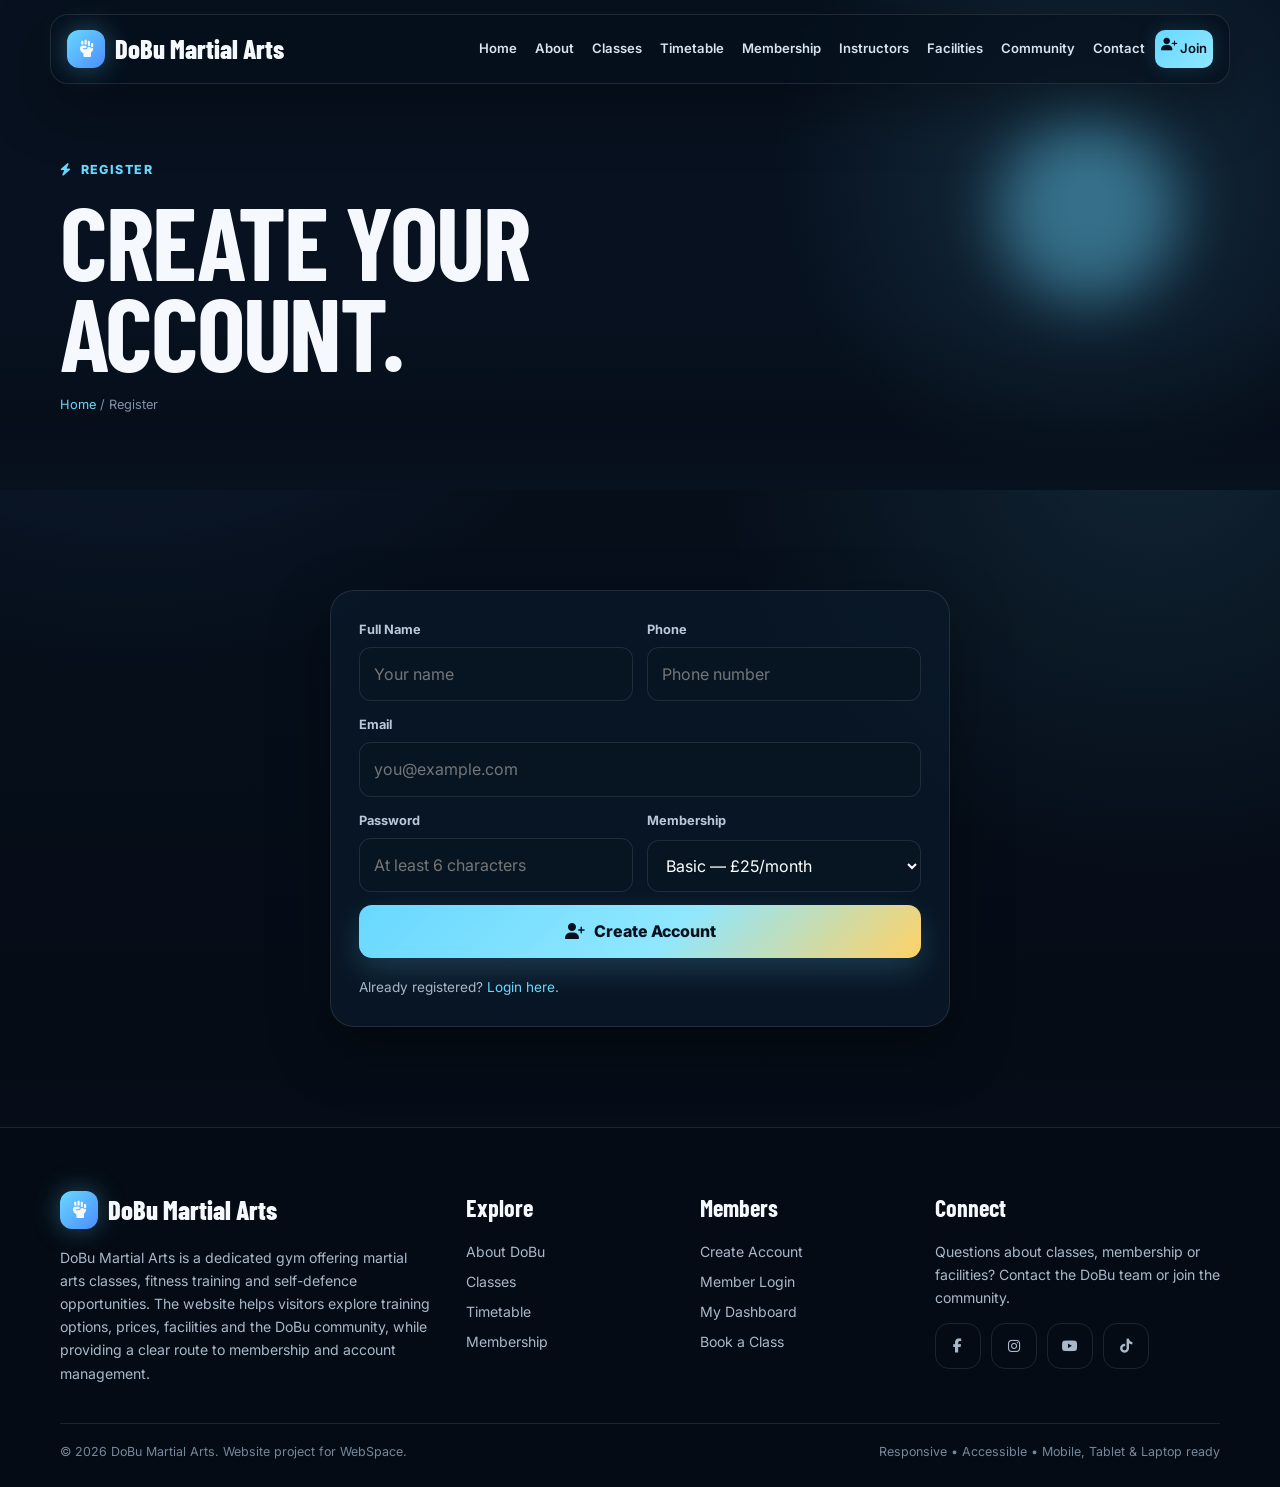
<file: register.html>
<!DOCTYPE html>
<html lang="en">

<head>
    <meta charset="UTF-8">
    <meta name="viewport" content="width=device-width, initial-scale=1.0">
    <title>DoBu Martial Arts | Register</title>
    <link rel="stylesheet" href="style.css">
    <link rel="stylesheet" href="https://cdnjs.cloudflare.com/ajax/libs/font-awesome/6.5.2/css/all.min.css">
</head>

<body>
    <header>
        <nav>
            <div class="logo">
                <span class="logo_mark"><i class="fa-solid fa-hand-fist"></i></span>
                <p>DoBu Martial Arts</p>
            </div>

            <button class="nav-toggle" aria-label="Open menu"><i class="fa-solid fa-bars"></i></button>

            <ul class="nav_link">
                <li><a href="index.html">Home</a></li>
                <li><a href="about.html">About</a></li>
                <li><a href="classes.html">Classes</a></li>
                <li><a href="timetable.html">Timetable</a></li>
                <li><a href="membership.html">Membership</a></li>
                <li><a href="instructors.html">Instructors</a></li>
                <li><a href="facilities.html">Facilities</a></li>
                <li><a href="community.html">Community</a></li>
                <li><a href="contact.html">Contact</a></li>
                <li class="join_tab">
                    <a href="register.html" class="active"><i class="fa-solid fa-user-plus"></i>&nbsp;Join</a>
                </li>
            </ul>
        </nav>
    </header>

    <main>
        <!-- Register title -->
        <section id="page-intro">
            <div class="glow_dot dot1"></div>

            <div class="container">
                <div class="intro-content reveal">
                    <span class="title"><i class="fa-solid fa-bolt"></i> Register</span>
                    <h1>CREATE YOUR
                        ACCOUNT.</h1>

                    <div class="path">
                        <a href="index.html">Home</a> / Register
                    </div>
                </div>
            </div>
        </section>

        <!-- Register Form -->
        <section id="main">
            <div class="container auth-wrap">
                <div class="panel reveal">
                    <form class="form" id="registerForm">
                        <div class="form-grid">
                            <div class="field">
                                <label>Full Name</label>
                                <input id="regName" required placeholder="Your name">
                            </div>

                            <div class="field">
                                <label>Phone</label>
                                <input id="regPhone" required placeholder="Phone number">
                            </div>
                        </div>

                        <div class="field">
                            <label>Email</label>
                            <input id="regEmail" type="email" required placeholder="you@example.com">
                        </div>

                        <div class="form-grid">
                            <div class="field">
                                <label>Password</label>
                                <input id="regPassword" type="password" required minlength="6"
                                    placeholder="At least 6 characters">
                            </div>

                            <div class="field">
                                <label>Membership</label>
                                <select id="regPlan">
                                    <option>Basic — £25/month</option>
                                    <option>Intermediate — £35/month</option>
                                    <option>Advanced — £45/month</option>
                                    <option>Elite — £60/month</option>
                                    <option>Junior — £25/month</option>
                                </select>
                            </div>
                        </div>

                        <button class="btn btn-explore" type="submit">
                            <i class="fa-solid fa-user-plus"></i> Create Account
                        </button>
                    </form>

                    <p style="color:var(--muted-color--);font-size:.85rem;margin-top:18px">
                        Already registered?
                        <a href="login.html" style="color:var(--cyan--)">Login here</a>.
                    </p>
                </div>
            </div>
        </section>

    </main>

    <!-- Message -->
    <div class="toast" role="status"></div>

    <footer>
        <div class="container">
            <div class="footer-grid">
                <div>
                    <div class="logo">
                        <span class="logo-mark"><i class="fa-solid fa-hand-fist"></i></span>DoBu Martial Arts
                    </div>
                    <p style="margin-top:14px">DoBu Martial Arts is a dedicated gym offering martial arts classes,
                        fitness training and self-defence opportunities. The website helps visitors explore training
                        options, prices, facilities and the DoBu community, while providing a clear route to membership
                        and account management.
                    </p>
                </div>

                <div>
                    <h3>Explore</h3>
                    <div class="footer-links">
                        <a href="about.html">About DoBu</a>
                        <a href="classes.html">Classes</a>
                        <a href="timetable.html">Timetable</a>
                        <a href="membership.html">Membership</a>
                    </div>
                </div>

                <div>
                    <h3>Members</h3>
                    <div class="footer-links">
                        <a href="register.html">Create Account</a>
                        <a href="login.html">Member Login</a>
                        <a href="dashboard.html">My Dashboard</a>
                        <a href="booking.html">Book a Class</a>
                    </div>
                </div>

                <div>
                    <h3>Connect</h3>
                    <p>Questions about classes, membership or facilities? Contact the DoBu team or join the community.
                    </p>
                    <div class="socials" style="margin-top:14px">
                        <a class="social" href="community.html" aria-label="Facebook">
                            <i class="fa-brands fa-facebook-f"></i>
                        </a>

                        <a class="social" href="community.html" aria-label="Instagram">
                            <i class="fa-brands fa-instagram"></i>
                        </a>

                        <a class="social" href="community.html" aria-label="YouTube">
                            <i class="fa-brands fa-youtube"></i>
                        </a>

                        <a class="social" href="community.html" aria-label="TikTok">
                            <i class="fa-brands fa-tiktok"></i>
                        </a>
                    </div>
                </div>
            </div>

            <div class="copyright">
                <span>© 2026 DoBu Martial Arts. Website project for WebSpace.</span>
                <span>Responsive • Accessible • Mobile, Tablet & Laptop ready</span>
            </div>

        </div>
    </footer>

    <script src="script.js"></script>

</body>

</html>
</file>
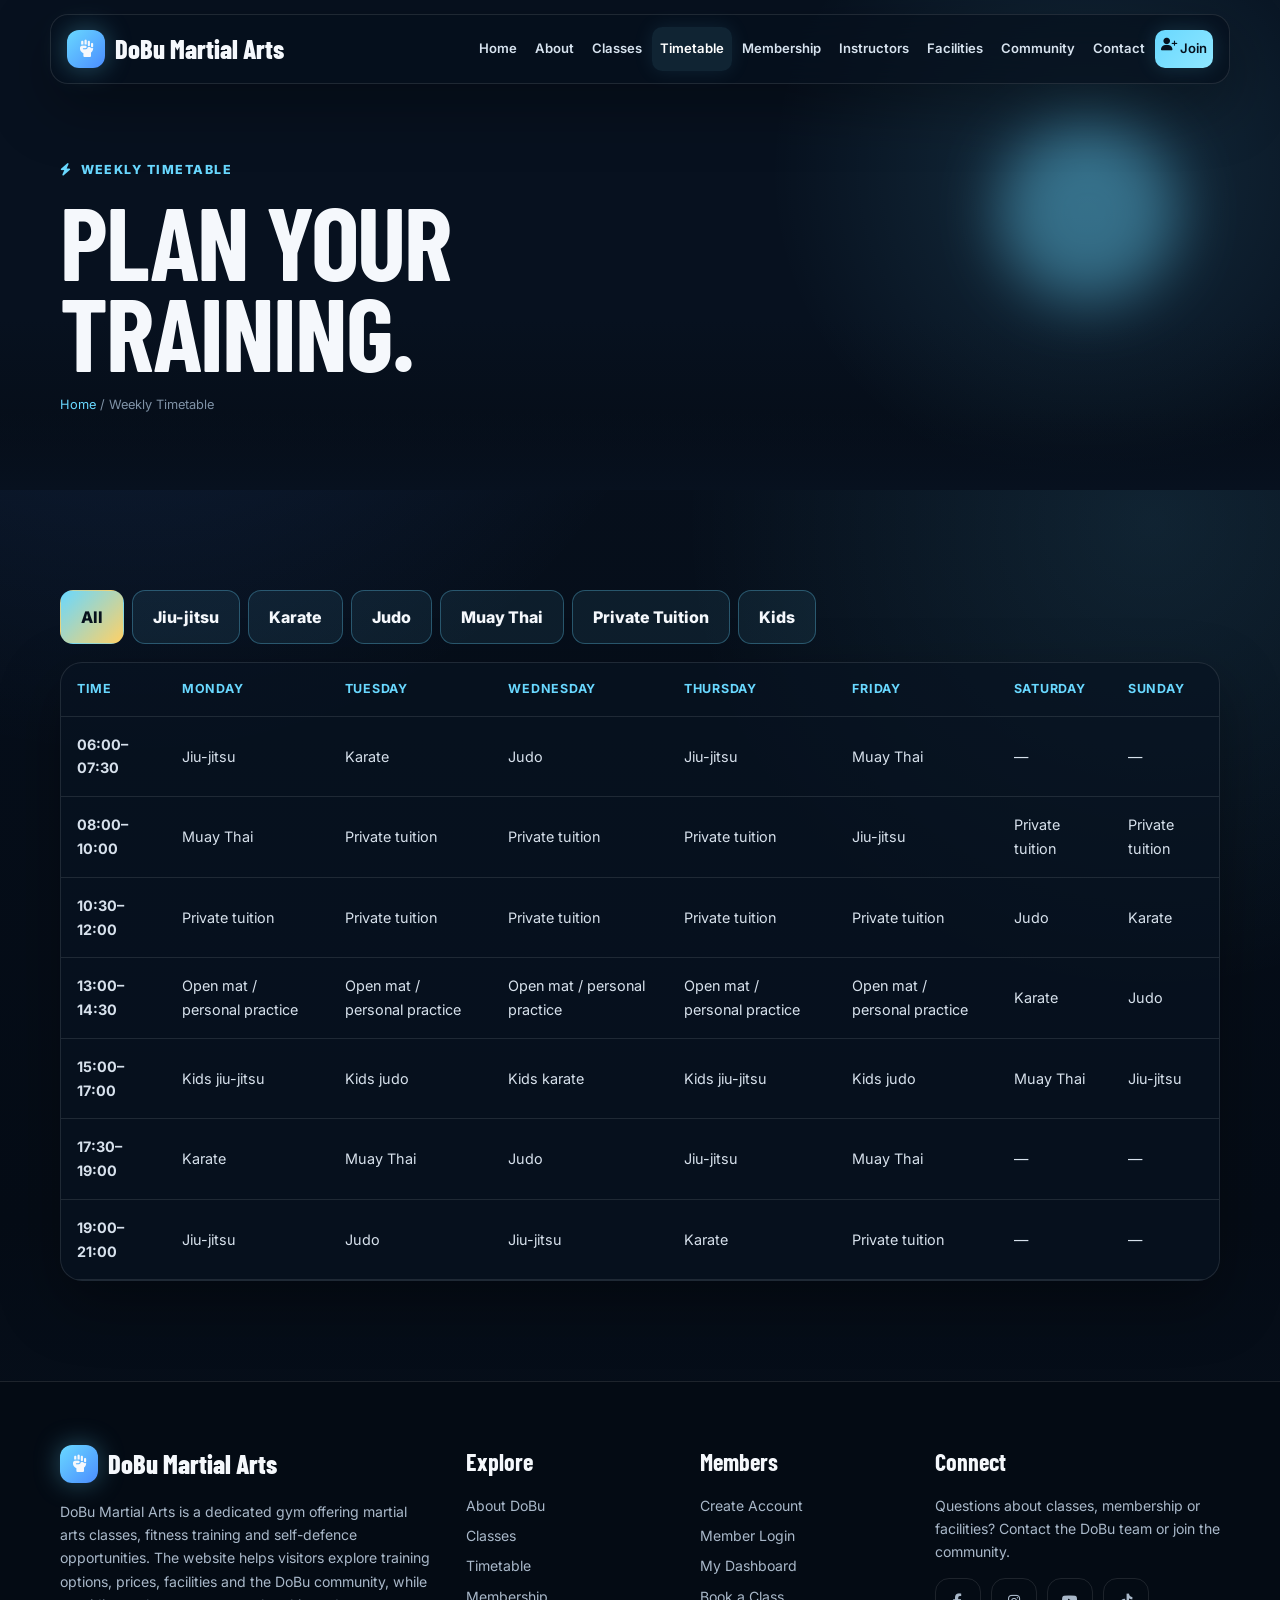
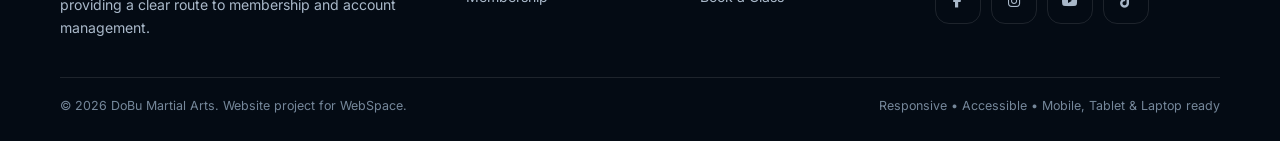
<file: timetable.html>
<!DOCTYPE html>
<html lang="en">

<head>
    <meta charset="UTF-8">
    <meta name="viewport" content="width=device-width, initial-scale=1.0">
    <title>DoBu Martial Arts | Timetable</title>
    <link rel="stylesheet" href="style.css">
    <link rel="stylesheet" href="https://cdnjs.cloudflare.com/ajax/libs/font-awesome/6.5.2/css/all.min.css">
</head>

<body>
    <header>
        <nav>
            <div class="logo">
                <span class="logo_mark"><i class="fa-solid fa-hand-fist"></i></span>
                <p>DoBu Martial Arts</p>
            </div>

            <button class="nav-toggle" aria-label="Open menu"><i class="fa-solid fa-bars"></i></button>

            <ul class="nav_link">
                <li><a href="index.html">Home</a></li>
                <li><a href="about.html">About</a></li>
                <li><a href="classes.html">Classes</a></li>
                <li><a href="timetable.html" class="active">Timetable</a></li>
                <li><a href="membership.html">Membership</a></li>
                <li><a href="instructors.html">Instructors</a></li>
                <li><a href="facilities.html">Facilities</a></li>
                <li><a href="community.html">Community</a></li>
                <li><a href="contact.html">Contact</a></li>
                <li class="join_tab">
                    <a href="register.html"><i class="fa-solid fa-user-plus"></i>&nbsp;Join</a>
                </li>
            </ul>
        </nav>
    </header>

    <main>
        <!-- Timetable title -->
        <section id="page-intro">
            <div class="glow_dot dot1"></div>

            <div class="container">
                <div class="intro-content reveal">
                    <span class="title"><i class="fa-solid fa-bolt"></i> Weekly Timetable</span>
                    <h1>PLAN YOUR
                        TRAINING.</h1>

                    <div class="path">
                        <a href="index.html">Home</a> / Weekly Timetable
                    </div>
                </div>
            </div>
        </section>

        <!-- Timetable -->
        <section id="main">
            <div class="container">
                <div style="display:flex; gap:8px; flex-wrap:wrap; margin-bottom:18px">
                    <button class="btn btn-view table-filter active" data-filter="all">All</button>
                    <button class="btn btn-view table-filter" data-filter="Jiu-jitsu">Jiu-jitsu</button>
                    <button class="btn btn-view table-filter" data-filter="Karate">Karate</button>
                    <button class="btn btn-view table-filter" data-filter="Judo">Judo</button>
                    <button class="btn btn-view table-filter" data-filter="Muay Thai">Muay Thai</button>
                    <button class="btn btn-view table-filter" data-filter="Private tuition">Private Tuition</button>
                    <button class="btn btn-view table-filter" data-filter="Kids">Kids</button>
                </div>

                <div class="table-wrap reveal">
                    <table>
                        <thead>
                        <tr>
                            <th>Time</th>
                            <th>Monday</th>
                            <th>Tuesday</th>
                            <th>Wednesday</th>
                            <th>Thursday</th>
                            <th>Friday</th>
                            <th>Saturday</th>
                            <th>Sunday</th>
                        </tr>
                    </thead>

                    <tbody>
                        <tr data-classes="Jiu-jitsu Karate Judo Jiu-jitsu Muay Thai — —">
                            <td><strong>06:00–07:30</strong></td>
                            <td>Jiu-jitsu</td>
                            <td>Karate</td>
                            <td>Judo</td>
                            <td>Jiu-jitsu</td>
                            <td>Muay Thai</td>
                            <td>—</td>
                            <td>—</td>
                        </tr>
                        <tr data-classes="Muay Thai Private tuition Private tuition Private tuition Jiu-jitsu Private tuition Private tuition">
                            <td><strong>08:00–10:00</strong></td>
                            <td>Muay Thai</td>
                            <td>Private tuition</td>
                            <td>Private tuition</td>
                            <td>Private tuition</td>
                            <td>Jiu-jitsu</td>
                            <td>Private tuition</td>
                            <td>Private tuition</td>
                        </tr>
                        <tr data-classes="Private tuition Private tuition Private tuition Private tuition Private tuition Judo Karate">
                            <td><strong>10:30–12:00</strong></td>
                            <td>Private tuition</td>
                            <td>Private tuition</td>
                            <td>Private tuition</td>
                            <td>Private tuition</td>
                            <td>Private tuition</td>
                            <td>Judo</td>
                            <td>Karate</td>
                        </tr>
                        <tr data-classes="Open mat / personal practice Open mat / personal practice Open mat / personal practice Open mat / personal practice Open mat / personal practice Karate Judo">
                            <td><strong>13:00–14:30</strong></td>
                            <td>Open mat / personal practice</td>
                            <td>Open mat / personal practice</td>
                            <td>Open mat / personal practice</td>
                            <td>Open mat / personal practice</td>
                            <td>Open mat / personal practice</td>
                            <td>Karate</td>
                            <td>Judo</td>
                        </tr>
                        <tr data-classes="Kids jiu-jitsu Kids judo Kids karate Kids jiu-jitsu Kids judo Muay Thai Jiu-jitsu">
                            <td><strong>15:00–17:00</strong></td>
                            <td>Kids jiu-jitsu</td>
                            <td>Kids judo</td>
                            <td>Kids karate</td>
                            <td>Kids jiu-jitsu</td>
                            <td>Kids judo</td>
                            <td>Muay Thai</td>
                            <td>Jiu-jitsu</td>
                        </tr>
                        <tr data-classes="Karate Muay Thai Judo Jiu-jitsu Muay Thai — —">
                            <td><strong>17:30–19:00</strong></td>
                            <td>Karate</td>
                            <td>Muay Thai</td>
                            <td>Judo</td>
                            <td>Jiu-jitsu</td>
                            <td>Muay Thai</td>
                            <td>—</td>
                            <td>—</td>
                        </tr>
                        <tr data-classes="Jiu-jitsu Judo Jiu-jitsu Karate Private tuition — —">
                            <td><strong>19:00–21:00</strong></td>
                            <td>Jiu-jitsu</td>
                            <td>Judo</td>
                            <td>Jiu-jitsu</td>
                            <td>Karate</td>
                            <td>Private tuition</td>
                            <td>—</td>
                            <td>—</td>
                        </tr>                        
                    </tbody>
                    </table>
                </div>
            </div>
        </section>

    </main>

    <!-- Message -->
    <div class="toast" role="status"></div>

    <footer>
        <div class="container">
            <div class="footer-grid">
                <div>
                    <div class="logo">
                        <span class="logo-mark"><i class="fa-solid fa-hand-fist"></i></span>DoBu Martial Arts
                    </div>
                    <p style="margin-top:14px">DoBu Martial Arts is a dedicated gym offering martial arts classes,
                        fitness training and self-defence opportunities. The website helps visitors explore training
                        options, prices, facilities and the DoBu community, while providing a clear route to membership
                        and account management.
                    </p>
                </div>

                <div>
                    <h3>Explore</h3>
                    <div class="footer-links">
                        <a href="about.html">About DoBu</a>
                        <a href="classes.html">Classes</a>
                        <a href="timetable.html">Timetable</a>
                        <a href="membership.html">Membership</a>
                    </div>
                </div>

                <div>
                    <h3>Members</h3>
                    <div class="footer-links">
                        <a href="register.html">Create Account</a>
                        <a href="login.html">Member Login</a>
                        <a href="dashboard.html">My Dashboard</a>
                        <a href="booking.html">Book a Class</a>
                    </div>
                </div>

                <div>
                    <h3>Connect</h3>
                    <p>Questions about classes, membership or facilities? Contact the DoBu team or join the community.
                    </p>
                    <div class="socials" style="margin-top:14px">
                        <a class="social" href="community.html" aria-label="Facebook">
                            <i class="fa-brands fa-facebook-f"></i>
                        </a>

                        <a class="social" href="community.html" aria-label="Instagram">
                            <i class="fa-brands fa-instagram"></i>
                        </a>

                        <a class="social" href="community.html" aria-label="YouTube">
                            <i class="fa-brands fa-youtube"></i>
                        </a>

                        <a class="social" href="community.html" aria-label="TikTok">
                            <i class="fa-brands fa-tiktok"></i>
                        </a>
                    </div>
                </div>
            </div>

            <div class="copyright">
                <span>© 2026 DoBu Martial Arts. Website project for WebSpace.</span>
                <span>Responsive • Accessible • Mobile, Tablet & Laptop ready</span>
            </div>

        </div>
    </footer>

    <script src="script.js"></script>

</body>

</html>
</file>
<file: style.css>
@import url('https://fonts.googleapis.com/css2?family=Barlow+Condensed:wght@500;600;700;800&family=Inter:wght@400;500;600;700;800&display=swap');

:root {
    --bg-color--: #07111f;
    --bg2-color--: #0b1729;
    --panel-color--: #0e1f33c7;
    --panel2-color--: #10243b;
    --text-color--: #f5f8fc;
    --muted-color--: #a9b8c9;
    --cyan--: #69d8ff;
    --blue--: #4b8dff;
    --gold--: #ffd166;
    --red--: #ff5c5c;
    --line--: rgba(255, 255, 255, .10);
    --shadow--: 0 22px 60px rgba(0, 0, 0, .34);
    --radius--: 24px;
}

* {
    box-sizing: border-box;
    margin: 0;
    padding: 0;
}

html {
    scroll-behavior: smooth;
}

a,
li {
    text-decoration: none;
    list-style-type: none;
    color: inherit;
}

button,
input,
select,
textarea {
    font: inherit;
}

img {
    display: block;
    width: 100%;
    object-fit: cover;
}


body {
    font-family: Inter, system-ui, sans-serif;
    color: var(--text-color--);
    background:
        radial-gradient(circle at 10% 10%, rgba(75, 141, 255, .14), transparent 30%),
        radial-gradient(circle at 90% 30%, rgba(105, 216, 255, .10), transparent 28%),
        linear-gradient(180deg, var(--bg-color--), #050c16 70%, #07111f);
    line-height: 1.65;
    overflow-x: hidden;
}

body:before {
    content: "";
    position: fixed;
    inset: 0;
    pointer-events: none;
    opacity: .18;
    background-image: linear-gradient(rgba(255, 255, 255, .025) 1px, transparent 1px), linear-gradient(90deg, rgba(255, 255, 255, .025) 1px, transparent 1px);
    background-size: 44px 44px;
    mask-image: linear-gradient(to bottom, black, transparent 80%);
}

/* Navigation Bar*/
nav {
    position: fixed;
    top: 14px;
    left: 50%;
    transform: translateX(-50%);
    z-index: 50;
    width: min(1180px, 94%);
    padding: 12px 16px;
    border: 1px solid var(--line--);
    background: rgba(6, 16, 29, .72);
    backdrop-filter: blur(18px);
    border-radius: 18px;
    display: flex;
    align-items: center;
    justify-content: space-between;
    box-shadow: var(--shadow--);
}

.logo {
    display: flex;
    align-items: center;
    gap: 10px;
    font-family: "Barlow Condensed";
    font-size: 1.65rem;
    font-weight: 800;
}

.logo_mark {
    width: 38px;
    height: 38px;
    border-radius: 12px;
    display: grid;
    place-items: center;
    background: linear-gradient(135deg, var(--cyan--), var(--blue--));
    box-shadow: 0 0 26px rgba(105, 216, 255, .35);
}

.logo_mark i {
    font-size: 1.1rem;
}

.nav-toggle {
    display: none;
    background: none;
    border: 0;
    color: white;
    font-size: 1.35rem;
}

.nav_link { 
    display: flex;
    gap: 2px;
    align-items: center;
}

.nav_link a {
    padding: 11px 8px;
    border-radius: 10px;
    color: #d7e3ef;
    font-size: .82rem;
    font-weight: 600;
    transition: .3s;
    white-space: nowrap;
    display: block;
}

.nav_link a:hover {
    color: white;
    background: rgba(105, 216, 255, .10);
    box-shadow: 0 0 20px rgba(105, 216, 255, .10);
}

.nav_link .active {
    color: white;
    background: rgba(105, 216, 255, .10);
    box-shadow: 0 0 20px rgba(105, 216, 255, .10);
}

.nav_link .join_tab a {
    padding: 8px 6px;
    display: inline-flex;
    background: linear-gradient(135deg, var(--cyan--), #8fe7ff);
    color: #06111d;
    box-shadow: 0 0 20px rgba(105, 216, 255, .16);
}

.nav_link .join_tab a:hover {
    background: linear-gradient(135deg, #8fe7ff, var(--gold--));
    color: #06111d !important;
}

/* Introduction */
#intro {
    min-height: 100vh;
    display: grid;
    align-items: center;
    padding: 150px 0 90px;
    position: relative;
    isolation: isolate;
    background: linear-gradient(90deg, rgba(3, 10, 18, .96) 0%, rgba(3, 10, 18, .72) 45%, rgba(3, 10, 18, .30) 100%), url('../images/homescreen.jpg') center/cover;
}

#intro:after {
    content: "";
    position: absolute;
    inset: auto 0 0;
    height: 30%;
    background: linear-gradient(transparent, var(--bg));
    z-index: -1;
}

.glow_dot {
    position: absolute;
    border-radius: 50%;
    filter: blur(30px);
    opacity: .4;
    pointer-events: none;
}

.dot1 {
    width: 180px;
    height: 180px;
    background: var(--cyan--);
    right: 8%;
    top: 25%;
}

.dot2 {
    width: 130px;
    height: 130px;
    background: var(--gold--);
    left: 5%;
    bottom: 20%;
}

.container {
    width: min(1160px, 92%);
    margin: auto;
}

.intro-content {
    max-width: 760px;
}

.title {
    display: inline-flex;
    gap: 8px;
    align-items: center;
    color: var(--cyan--);
    font-weight: 800;
    letter-spacing: .12em;
    text-transform: uppercase;
    font-size: .78rem;
}

.intro-content h1 {
    font-family: "Barlow Condensed";
    font-size: clamp(4rem, 9vw, 8.5rem);
    line-height: .82;
    letter-spacing: -.02em;
    margin: 18px 0 24px;
}

.intro-content h1 span {
    background: linear-gradient(90deg, var(--cyan--), #fff, var(--gold--));
    -webkit-background-clip: text;
    background-clip: text;
    color: transparent;
}

.intro-content p {
    color: #d5e0eb;
    max-width: 650px;
    font-size: 1.05rem;
}


.intro-button {
    display: flex;
    gap: 12px;
    flex-wrap: wrap;
    margin-top: 30px;
}

.btn {
    display: inline-flex;
    align-items: center;
    justify-content: center;
    gap: 9px;
    border: 0;
    cursor: pointer;
    padding: 13px 20px;
    border-radius: 13px;
    font-weight: 800;
    transition: .3s;
    position: relative;
    overflow: hidden;
}

.btn-explore {
    color: #06111d;
    background: linear-gradient(135deg, var(--cyan--), #8fe7ff 55%, var(--gold--));
    box-shadow: 0 12px 32px rgba(105, 216, 255, .20);
}

.btn-explore:hover {
    transform: translateY(-4px);
    box-shadow: 0 0 25px rgba(105, 216, 255, .55), 0 18px 45px rgba(105, 216, 255, .22);
}

.btn-view {
    border: 1px solid rgba(105, 216, 255, .24);
    background: rgba(105, 216, 255, .07);
    color: #eaf7ff !important;
}

.btn-view:hover {
    border-color: rgba(105, 216, 255, .5);
    box-shadow: 0 0 24px rgba(105, 216, 255, .15);
    transform: translateY(-3px);
}


.intro-num {
    display: flex;
    gap: 18px;
    flex-wrap: wrap;
    margin-top: 48px;
}

.num {
    padding: 15px 18px;
    border: 1px solid var(--line--);
    border-radius: 16px;
    background: rgba(5, 15, 27, .54);
    backdrop-filter: blur(10px);
}

.num strong {
    display: block;
    font-family: "Barlow Condensed";
    font-size: 1.8rem;
    color: white;
}

.num span {
    font-size: .78rem;
    color: var(--muted-color--);
}


/* Category */
#main {
    padding: 100px 0;
    position: relative;
}

.category-title {
    max-width: 700px;
    margin-bottom: 44px;
}

.category-title h2 {
    font-family: "Barlow Condensed";
    font-size: clamp(2.6rem, 5vw, 4.5rem);
    line-height: .95;
    margin: 12px 0 16px;
    letter-spacing: .01em;
}

.category-title p {
    color: var(--muted-color--);
}


.info-grid {
    display: grid;
    grid-template-columns: repeat(3, 1fr);
    gap: 18px;
}

.info-card {
    padding: 24px;
    border: 1px solid var(--line--);
    border-radius: 20px;
    background: rgba(10, 25, 42, .7);
    transition: .3s;
}

.info-card:hover {
    transform: translateY(-6px);
    border-color: rgba(105, 216, 255, .35);
    box-shadow: 0 0 28px rgba(105, 216, 255, .10);
}

.icon {
    width: 40px;
    height: 40px;
    flex: 0 0 40px;
    border-radius: 12px;
    display: grid;
    place-items: center;
    background: linear-gradient(135deg, rgba(105, 216, 255, .18), rgba(75, 141, 255, .16));
    color: var(--cyan--);
}

.info-card h3 {
    font-family: "Barlow Condensed";
    font-size: 1.8rem;
    margin: 12px 0 6px;
}

.info-card p {
    color: var(--muted-color--);
    font-size: .9rem;
}


/* About */
.split {
    display: grid;
    grid-template-columns: 1.05fr .95fr;
    gap: 42px;
    align-items: center;
}

.feature-image {
    border-radius: 28px;
    overflow: hidden;
    border: 1px solid var(--line--);
    box-shadow: var(--shadow--);
    position: relative;
}

.feature-image:after {
    content: "";
    position: absolute;
    inset: 0;
    background: linear-gradient(135deg, rgba(105, 216, 255, .10), transparent 45%, rgba(255, 209, 102, .10));
}

.feature-image img {
    height: 520px;
}

.feature-list {
    display: grid;
    gap: 13px;
    margin-top: 24px;
}

.feature-list div {
    display: flex;
    gap: 13px;
    align-items: flex-start;
    padding: 16px;
    border: 1px solid var(--line--);
    border-radius: 16px;
    background: rgba(255, 255, 255, .025);
}

.feature-list strong {
    display: block;
}

.feature-list span {
    color: var(--muted-color--);
    font-size: .88rem;
}


/* Why choose DoBu */
#main {
    padding: 100px 0;
    position: relative;
}

/* Choice */
.cards {
    display: grid;
    grid-template-columns: repeat(3, 1fr);
    gap: 20px;
}

.card {
    background: linear-gradient(145deg, rgba(17, 38, 62, .9), rgba(8, 20, 35, .88));
    border: 1px solid var(--line--);
    border-radius: var(--radius--);
    overflow: hidden;
    box-shadow: 0 15px 45px rgba(0, 0, 0, .18);
    transition: .35s;
    position: relative;
}

.card:hover {
    transform: translateY(-9px);
    border-color: rgba(105, 216, 255, .38);
    box-shadow: 0 0 35px rgba(105, 216, 255, .12), 0 25px 60px rgba(0, 0, 0, .3);
}

.card-body {
    padding: 24px;
}

.pill {
    display: inline-flex;
    padding: 6px 10px;
    border-radius: 999px;
    background: rgba(105, 216, 255, .09);
    border: 1px solid rgba(105, 216, 255, .18);
    color: var(--cyan--);
    font-size: .75rem;
    font-weight: 800;
}

.card h3 {
    font-family: "Barlow Condensed";
    font-size: 2rem;
}

.card p {
    color: var(--muted-color--);
    font-size: .92rem;
    margin: 8px 0 14px;
}


/* Review */
.review-grid {
    display: grid;
    grid-template-columns: repeat(3, 1fr);
    gap: 20px;
}

.review {
    padding: 25px;
    border: 1px solid var(--line--);
    border-radius: 22px;
    background: linear-gradient(145deg, rgba(17, 38, 62, .9), rgba(8, 20, 35, .88));
    transition: .35s;
}

.review:hover {
    transform: translateY(-7px);
    border-color: rgba(255, 209, 102, .38);
    box-shadow: 0 0 30px rgba(255, 209, 102, .10);
}

.stars {
    color: var(--gold--);
    letter-spacing: 3px;
}

.review p {
    color: #c8d4e1;
    margin: 15px 0;
}

.review strong {
    font-family: "Barlow Condensed";
    font-size: 1.3rem;
}

.review small {
    color: var(--muted-color--);
}


/* Create Acc */
.panel {
    padding: 28px;
    border: 1px solid var(--line--);
    border-radius: 24px;
    background: rgba(10, 25, 42, .72);
    box-shadow: var(--shadow--);
}

.create_actions {
    display: flex;
    gap: 12px;
    flex-wrap: wrap;
    margin-top: 30px;
}

/* Message */
.toast {
    position: fixed;
    right: 20px;
    bottom: 20px;
    z-index: 80;
    padding: 14px 18px;
    border-radius: 14px;
    background: #102840;
    border: 1px solid rgba(105, 216, 255, .3);
    box-shadow: 0 0 30px rgba(105, 216, 255, .15);
    display: none;
}

.toast.show {
    display: block;
    animation: pop .3s ease;
}

@keyframes pop {
    from {
        transform: translateY(12px);
        opacity: 0;
    }

    to {
        transform: none;
        opacity: 1;
    }
}


/* Footer */
footer {
    padding: 60px 0 24px;
    border-top: 1px solid var(--line--);
    background: #040b14;
}

.footer-grid {
    display: grid;
    grid-template-columns: 1.3fr .7fr .7fr 1fr;
    gap: 35px;
}

.logo {
    display: flex;
    align-items: center;
    gap: 10px;
    font-family: "Barlow Condensed";
    font-size: 1.65rem;
    font-weight: 800;
}

.logo-mark {
    width: 38px;
    height: 38px;
    border-radius: 12px;
    display: grid;
    place-items: center;
    background: linear-gradient(135deg, var(--cyan--), var(--blue--));
    box-shadow: 0 0 26px rgba(105, 216, 255, .35);
}

.logo-mark i {
    font-size: 1.1rem;
}

footer h3 {
    font-family: "Barlow Condensed";
    font-size: 1.5rem;
    margin-bottom: 12px;
}

footer p,
footer a {
    color: var(--muted-color--);
    font-size: .88rem;
}

footer a:hover {
    color: var(--cyan--);
}

.footer-links {
    display: grid;
    gap: 7px;
}

.socials {
    display: flex;
    gap: 10px;
    flex-wrap: wrap;
}

.social {
    width: 46px;
    height: 46px;
    border: 1px solid var(--line--);
    border-radius: 14px;
    display: grid;
    place-items: center;
    transition: .3s;
}

.social:hover {
    transform: translateY(-4px) rotate(-3deg);
    background: rgba(105, 216, 255, .10);
    box-shadow: 0 0 25px rgba(105, 216, 255, .2);
    color: var(--cyan--);
}

.copyright {
    margin-top: 38px;
    padding-top: 18px;
    border-top: 1px solid var(--line--);
    color: #75879a;
    font-size: .78rem;
    display: flex;
    justify-content: space-between;
    gap: 15px;
}

.reveal {
    opacity: 0;
    transform: translateY(28px);
    transition: .75s;
}

.reveal.show {
    opacity: 1;
    transform: none;
}


/* About title */
#page-intro {
    padding: 155px 0 75px;
    position: relative;
    overflow: hidden;
    background: radial-gradient(circle at 85% 35%, rgba(105, 216, 255, .14), transparent 28%), linear-gradient(180deg, #07111f, #07111f 65%, #050c16);
}

#page-intro:after {
    content: "";
    position: absolute;
    inset: auto 0 0;
    height: 80px;
    background: linear-gradient(transparent, var(--bg-color--));
    pointer-events: none;
}

#page-intro .intro-content {
    position: relative;
    z-index: 2;
}

#page-intro .intro-content h1 {
    font-family: "Barlow Condensed";
    font-size: clamp(3.5rem, 8vw, 6.8rem);
    line-height: .88;
    margin: 14px 0;
}

#page-intro .intro-content p {
    max-width: 720px;
    color: var(--muted-color--);
    font-size: 1.02rem;
}

.path {
    color: #7f92a6;
    font-size: .8rem;
    margin-top: 18px;
}

.path a {
    color: var(--cyan--);
}


/* Gym  */
/* Team ability */
#main {
    padding: 100px 0;
    position: relative;
}


/* Booking Form */
.auth-wrap {
    max-width: 620px;
    margin: auto;
}

.form {
    display: grid;
    gap: 13px;
}

.field {
    display: grid;
    gap: 7px;
}

.field label {
    font-size: .8rem;
    color: #b8c8d8;
    font-weight: 700;
}

.field input,
.field select,
.field textarea {
    width: 100%;
    padding: 13px 14px;
    border-radius: 12px;
    border: 1px solid var(--line--);
    background: #071523;
    color: white;
    outline: 0;
    transition: .25s;
}

.field textarea {
    min-height: 130px;
    resize: vertical;
}

.field input:focus,
.field select:focus,
.field textarea:focus {
    border-color: rgba(105, 216, 255, .6);
    box-shadow: 0 0 0 4px rgba(105, 216, 255, .08);
}

.form-grid {
    display: grid;
    grid-template-columns: 1fr 1fr;
    gap: 14px;
}

/* Martial Arts */
.card-img {
    height: 220px;
    overflow: hidden;
}

.card-img img {
    height: 100%;
    transition: .5s;
}

.card:hover .card-img img {
    transform: scale(1.08);
}


/* Community Forum */
.community {
    display: grid;
    grid-template-columns: 1fr 1fr;
    gap: 20px;
}


/* Dashboard Login */
.dashboard-grid {
    display: grid;
    grid-template-columns: 1fr 1fr;
    gap: 20px;
}

.member-plan {
    padding: 22px;
    border: 1px solid var(--line--);
    border-radius: 18px;
    background: rgba(255, 255, 255, .025);
}

.member-plan strong {
    display: block;
    font-family: "Barlow Condensed";
    font-size: 2.2rem;
    color: var(--cyan--);
}


/* Instructors Name */
.instructor-grid {
    display: grid;
    grid-template-columns: repeat(3, 1fr);
    gap: 20px;
}

.avatar {
    height: 300px;
    overflow: hidden;
}

.avatar img {
    height: 100%;
    transition: .5s;
}

.card:hover .avatar img {
    transform: scale(1.06);
}


/* Price Card */
.price-grid {
    display: grid;
    grid-template-columns: repeat(4, 1fr);
    gap: 16px;
}

.price-card {
    padding: 25px;
    border: 1px solid var(--line--);
    border-radius: 22px;
    background: linear-gradient(150deg, #102740, #091727);
    transition: .35s;
}

.price-card:hover {
    transform: translateY(-8px);
    box-shadow: 0 0 35px rgba(105, 216, 255, .14);
    border-color: rgba(105, 216, 255, .4);
}

.price-card.featured {
    border-color: rgba(255, 209, 102, .48);
    box-shadow: 0 0 35px rgba(255, 209, 102, .08);
}

.price {
    font-family: "Barlow Condensed";
    font-size: 3rem;
    margin: 12px 0;
    color: white;
}

.price small {
    font: 500 .82rem Inter;
    color: var(--muted-color--);
}

.price-card ul {
    list-style: none;
    color: var(--muted-color--);
    font-size: .86rem;
    min-height: 78px;
    margin-bottom: 14px;
}

.price-card .btn {
    width: 100%;
    font-size: .82rem;
    padding: 11px 12px;
}

.price-card li {
    margin: 6px 0;
}

.price-card li:before {
    content: "✓";
    color: var(--cyan--);
    margin-right: 7px;
}


/* Timetable */
.table-filter {
    color: #f5f8fc !important;
    background: rgba(105, 216, 255, .08) !important;
    border-color: rgba(105, 216, 255, .30) !important;
    font-weight: 800 !important;
}

.table-filter.active {
    color: #06111d !important;
    background: linear-gradient(135deg, var(--cyan--), var(--gold--)) !important;
    border-color: transparent !important;
}

.table-wrap {
    overflow: auto;
    border: 1px solid var(--line--);
    border-radius: 22px;
    background: rgba(8, 19, 33, .7);
    box-shadow: var(--shadow--);
}

table {
    width: 100%;
    border-collapse: collapse;
    min-width: 850px;
}

th {
    color: var(--cyan--);
    font-size: .78rem;
    text-transform: uppercase;
    letter-spacing: .06em;
    padding: 16px;
    border-bottom: 1px solid var(--line--);
    text-align: left;
}

td {
    color: #d7e1ec;
    font-size: .9rem;
    padding: 16px;
    border-bottom: 1px solid var(--line--);
    text-align: left;
}

tr:hover td {
    background: rgba(105, 216, 255, .035);
}



@media(max-width:1050px) {
    .nav_link a {
        padding: 8px 6px;
        font-size: .76rem;
    }

    .review-grid,
    .info-grid {
        grid-template-columns: repeat(2, 1fr);
    }

    .price-grid {
        grid-template-columns: repeat(2, 1fr);
    }

    .cards {
        grid-template-columns: repeat(2, 1fr);
    }

    .footer-grid {
        grid-template-columns: 1fr 1fr;
    }

    .instructor-grid {
        grid-template-columns: repeat(2, 1fr);
    }
}

@media(max-width:900px) {
    nav {
        top: 8px;
    }

    .nav-toggle {
        display: block;
    }

    .nav_link {
        display: none;
        position: absolute;
        top: 62px;
        left: 0;
        right: 0;
        flex-direction: column;
        align-items: stretch;
        padding: 12px;
        background: rgba(6, 16, 29, .96);
        border: 1px solid var(--line--);
        border-radius: 16px;
    }

    .nav_link.open {
        display: flex;
    }

    .nav_link a {
        text-align: center;
        font-size: 0.9rem;
        padding: 10px;
    }

    .nav_link .join_tab {
        width: 100%;
        display: flex;
        justify-content: center;
    }

    .nav_link .join_tab a {
        display: block;
        width: 100%;
        text-align: center;
    }

    .intro {
        padding-top: 125px;
        min-height: 900px;
    }

    .intro h1 {
        font-size: clamp(3.5rem, 18vw, 6rem);
    }

    .main {
        padding: 75px 0;
    }

    .split,
    .community {
        grid-template-columns: 1fr;
    }

    .cards,
    .instructor-grid {
        grid-template-columns: 1fr;
    }

    .price-grid {
        grid-template-columns: 1fr 1fr;
    }

    .form-grid {
        grid-template-columns: 1fr;
    }

    .feature-image img {
        height: 380px;
    }

    .footer-grid {
        grid-template-columns: 1fr 1fr;
    }

    .review-grid,
    .info-grid,
    .dashboard-grid {
        grid-template-columns: 1fr;
    }

    .table-filter {
        color: #f5f8fc !important;
        background: rgba(105, 216, 255, .08) !important;
        border-color: rgba(105, 216, 255, .30) !important;
        font-weight: 800 !important;
    }

    .table-filter.active {
        color: #06111d !important;
        background: linear-gradient(135deg, var(--cyan--), var(--gold--)) !important;
        border-color: transparent !important;
    }
}

@media(max-width:480px) {
    .price-grid {
        grid-template-columns: 1fr;
    }

    .footer-grid {
        grid-template-columns: 1fr;
    }

    .copyright {
        flex-direction: column;
    }

    .intro-num {
        gap: 9px;
    }

    .num {
        flex: 1;
        min-width: 125px;
    }

    .intro-button .btn {
        width: 100%;
    }
}
</file>
